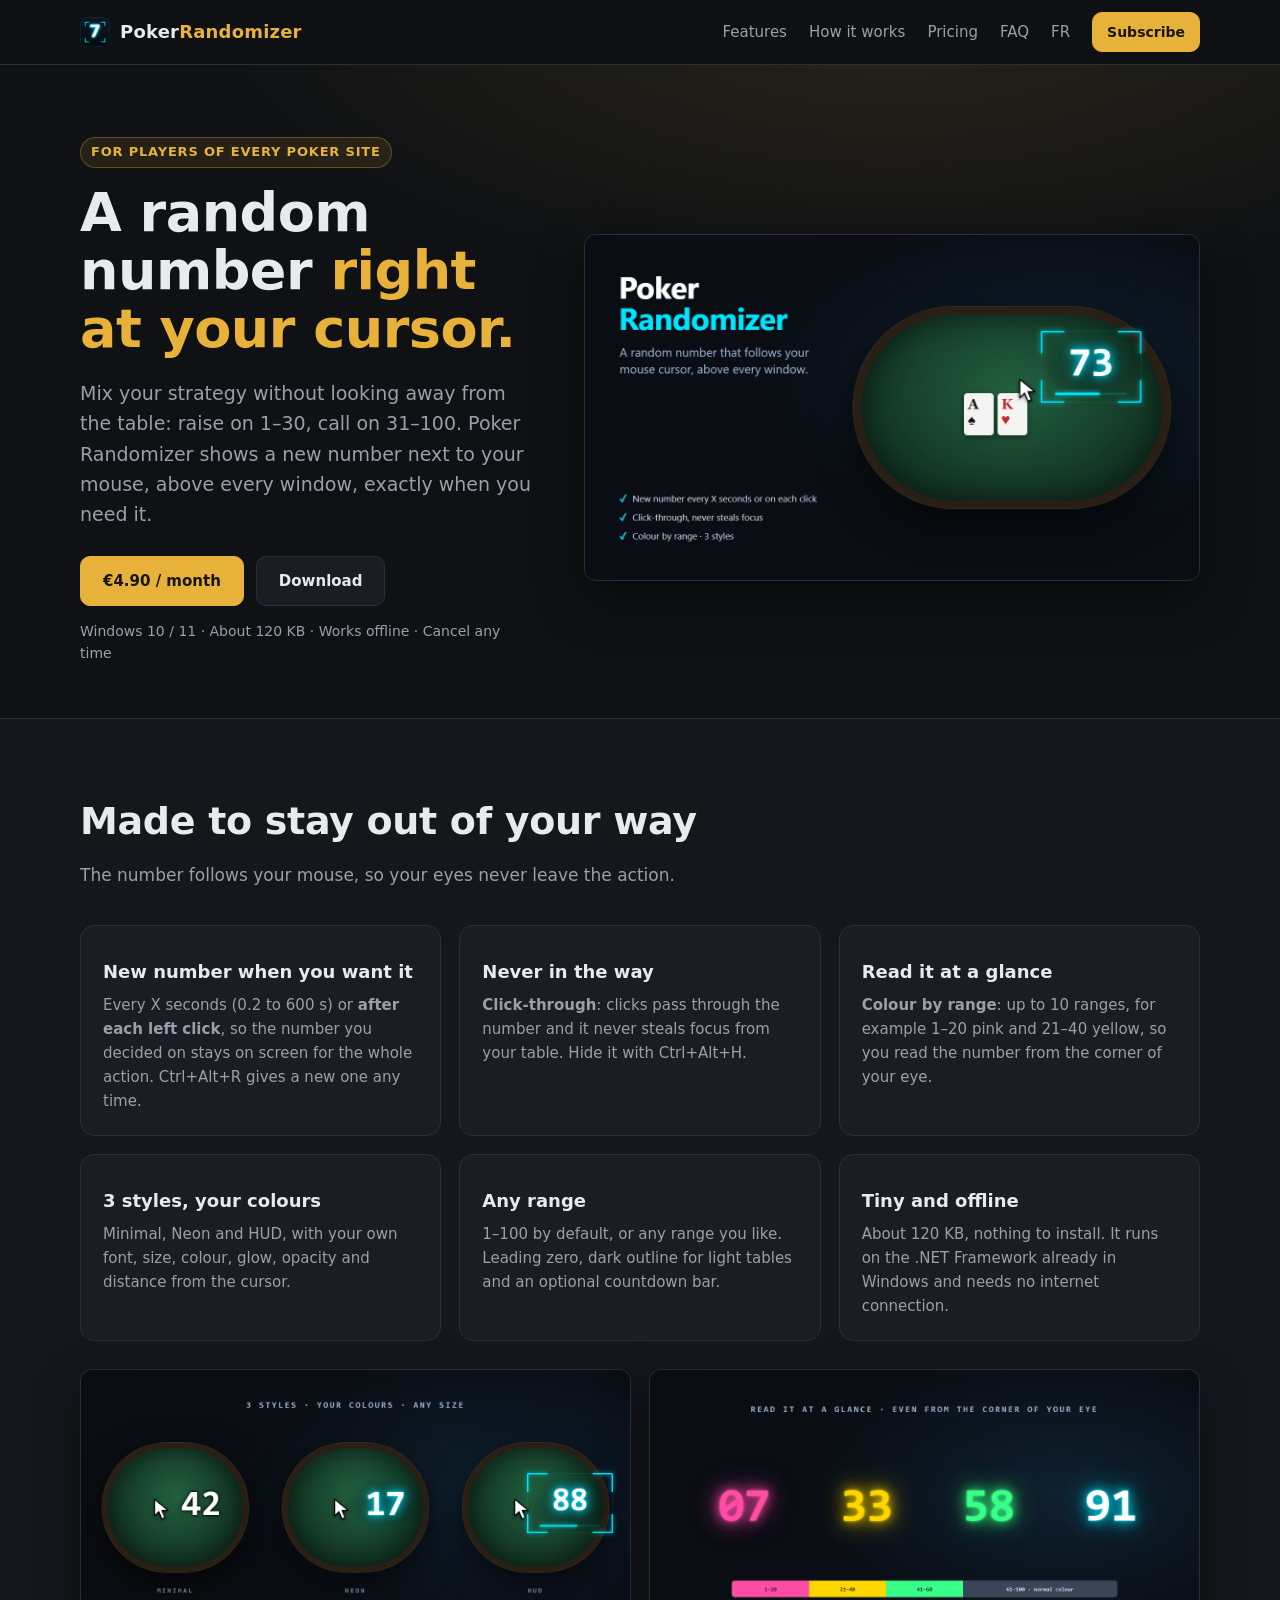
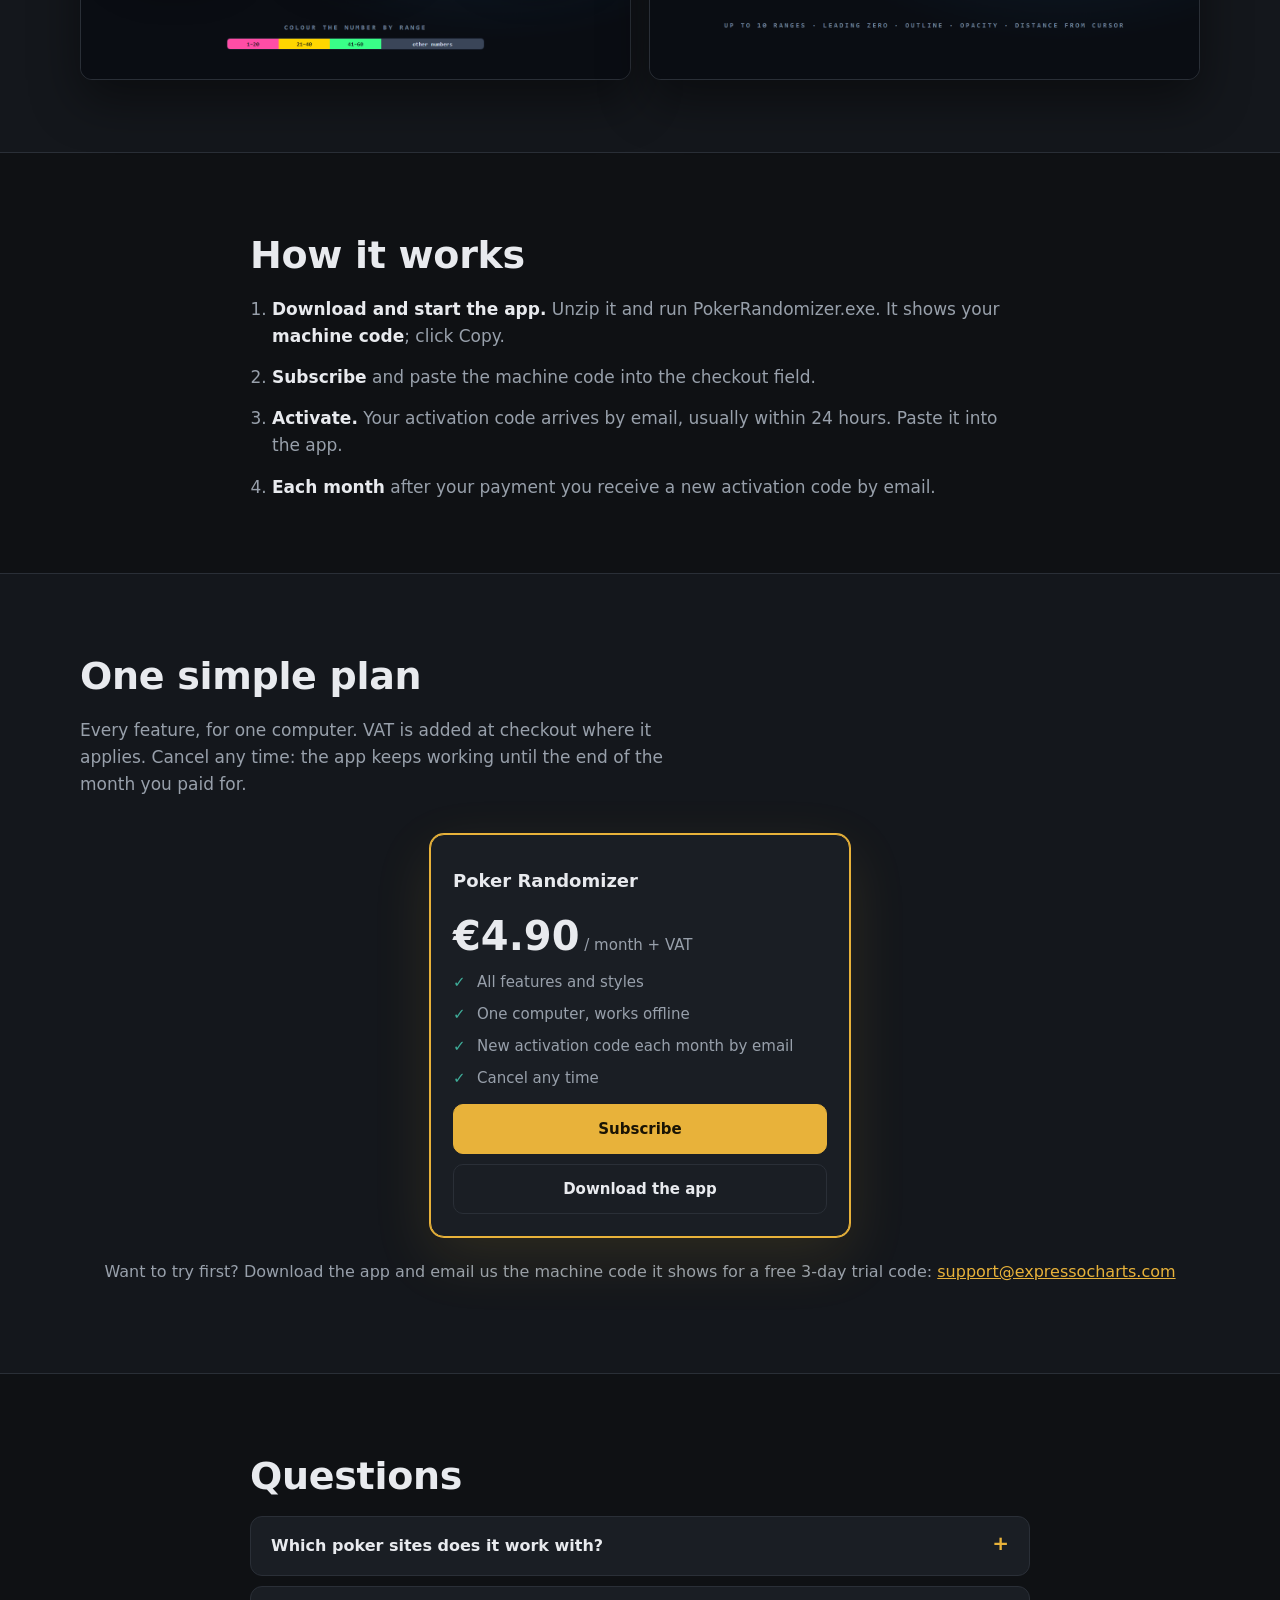
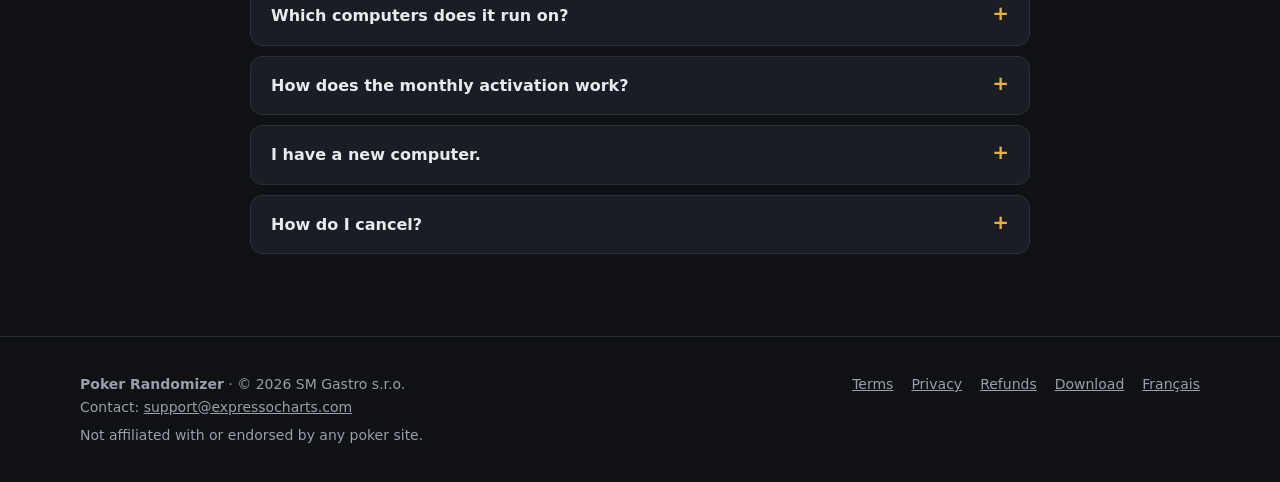
<file: index.html>
<!doctype html>
<html lang="en">
<head>
<meta charset="utf-8">
<meta name="viewport" content="width=device-width, initial-scale=1">
<title>Poker Randomizer · A random number at your cursor for mixed strategies</title>
<meta name="description" content="Poker Randomizer shows a random number next to your mouse cursor, above every window, so you can play mixed strategies without looking away from the table. Windows 10 / 11, €4.90 per month.">
<meta property="og:title" content="Poker Randomizer">
<meta property="og:description" content="A random number at your cursor for mixed strategies.">
<meta property="og:image" content="img/randomizer-1.png">
<link rel="alternate" hreflang="fr" href="fr/index.html">
<link rel="alternate" hreflang="en" href="index.html">
<link rel="icon" href="img/randomizer-icon.png">
<link rel="stylesheet" href="style.css?v=d2d31f3b">
</head>
<body>

<header class="top">
  <div class="wrap">
    <a class="logo" href="#"><img src="img/randomizer-icon.png" alt=""><b>Poker<span>Randomizer</span></b></a>
    <button id="menu-btn" aria-label="Menu">☰</button>
    <nav class="nav">
      <a href="#features">Features</a>
      <a href="#how">How it works</a>
      <a href="#pricing">Pricing</a>
      <a href="#faq">FAQ</a>
      <a href="fr/index.html" lang="fr" title="Version française">FR</a>
      <a class="btn small primary" href="#pricing">Subscribe</a>
    </nav>
  </div>
</header>

<main>
  <section class="hero">
    <div class="wrap">
      <div>
        <span class="eyebrow">For players of every poker site</span>
        <h1>A random number <em>right at your cursor.</em></h1>
        <p class="lead">Mix your strategy without looking away from the table: raise on 1–30, call on 31–100. Poker Randomizer shows a new number next to your mouse, above every window, exactly when you need it.</p>
        <div class="cta">
          <a class="btn primary" href="#pricing">€4.90 / month</a>
          <a class="btn" href="download/PokerRandomizer.zip" download>Download</a>
        </div>
        <p class="hero-note">Windows 10 / 11 · About 120 KB · Works offline · Cancel any time</p>
      </div>
      <div>
        <img class="shot" src="img/randomizer-1.png" alt="Poker Randomizer: a glowing random number next to the mouse cursor over a poker table">
      </div>
    </div>
  </section>

  <section id="features" class="alt">
    <div class="wrap">
      <h2>Made to stay out of your way</h2>
      <p class="section-lead">The number follows your mouse, so your eyes never leave the action.</p>
      <div class="grid3">
        <div class="card">
          <h3>New number when you want it</h3>
          <p>Every X seconds (0.2 to 600 s) or <b>after each left click</b>, so the number you decided on stays on screen for the whole action. Ctrl+Alt+R gives a new one any time.</p>
        </div>
        <div class="card">
          <h3>Never in the way</h3>
          <p><b>Click-through</b>: clicks pass through the number and it never steals focus from your table. Hide it with Ctrl+Alt+H.</p>
        </div>
        <div class="card">
          <h3>Read it at a glance</h3>
          <p><b>Colour by range</b>: up to 10 ranges, for example 1–20 pink and 21–40 yellow, so you read the number from the corner of your eye.</p>
        </div>
        <div class="card">
          <h3>3 styles, your colours</h3>
          <p>Minimal, Neon and HUD, with your own font, size, colour, glow, opacity and distance from the cursor.</p>
        </div>
        <div class="card">
          <h3>Any range</h3>
          <p>1–100 by default, or any range you like. Leading zero, dark outline for light tables and an optional countdown bar.</p>
        </div>
        <div class="card">
          <h3>Tiny and offline</h3>
          <p>About 120 KB, nothing to install. It runs on the .NET Framework already in Windows and needs no internet connection.</p>
        </div>
      </div>
      <div class="shots2">
        <img class="shot" src="img/randomizer-2.png" alt="The three styles Minimal, Neon and HUD, and a colour bar for number ranges">
        <img class="shot" src="img/randomizer-3.png" alt="Numbers coloured by range: 07 pink, 33 yellow, 58 green, 91 white">
      </div>
    </div>
  </section>

  <section id="how">
    <div class="wrap" style="max-width:820px">
      <h2>How it works</h2>
      <ol class="how-list">
        <li><b>Download and start the app.</b> Unzip it and run PokerRandomizer.exe. It shows your <b>machine code</b>; click Copy.</li>
        <li><b>Subscribe</b> and paste the machine code into the checkout field.</li>
        <li><b>Activate.</b> Your activation code arrives by email, usually within 24 hours. Paste it into the app.</li>
        <li><b>Each month</b> after your payment you receive a new activation code by email.</li>
      </ol>
    </div>
  </section>

  <section id="pricing" class="alt">
    <div class="wrap">
      <h2>One simple plan</h2>
      <p class="section-lead">Every feature, for one computer. VAT is added at checkout where it applies. Cancel any time: the app keeps working until the end of the month you paid for.</p>
      <div class="prices one">
        <div class="card price featured">
          <h3>Poker Randomizer</h3>
          <div class="amount">€4.90<small> / month + VAT</small></div>
          <ul>
            <li>All features and styles</li>
            <li>One computer, works offline</li>
            <li>New activation code each month by email</li>
            <li>Cancel any time</li>
          </ul>
          <a class="btn primary" data-plan="randomizer">Subscribe</a>
          <a class="btn" href="download/PokerRandomizer.zip" download>Download the app</a>
        </div>
      </div>
      <p class="trial">Want to try first? Download the app and email us the machine code it shows for a free 3-day trial code: <span data-fill="contactEmail"></span></p>
    </div>
  </section>

  <section id="faq">
    <div class="wrap" style="max-width:820px">
      <h2>Questions</h2>
      <details>
        <summary>Which poker sites does it work with?</summary>
        <p>It works next to any program, because it only draws a number next to your mouse cursor. It does not read the table, your cards or the game, and it never clicks or plays for you. Poker sites set their own rules on third-party software, and some require permission first: always check the rules of the site you play on. You are responsible for how you use it.</p>
      </details>
      <details>
        <summary>Which computers does it run on?</summary>
        <p>Windows 10 and 11. Nothing to install. Windows may show “Windows protected your PC” the first time because the file is not digitally signed: click More info, then Run anyway.</p>
      </details>
      <details>
        <summary>How does the monthly activation work?</summary>
        <p>Each activation code is made for your computer and is valid for the month you paid for, plus a few extra days. After each monthly payment we email you a new code; paste it into the app when it asks for one.</p>
      </details>
      <details>
        <summary>I have a new computer.</summary>
        <p>Email us the machine code from the new computer and we send you a new activation code.</p>
      </details>
      <details>
        <summary>How do I cancel?</summary>
        <p>Any time, from the link in your purchase email. The app keeps working until the end of the month you paid for.</p>
      </details>
    </div>
  </section>
</main>

<footer>
  <div class="wrap">
    <div>
      <div><b>Poker Randomizer</b> · © <span id="year"></span> <span data-fill="sellerName"></span></div>
      <div>Contact: <span data-fill="contactEmail"></span></div>
      <div style="margin-top:6px">Not affiliated with or endorsed by any poker site.</div>
    </div>
    <nav>
      <a href="terms.html">Terms</a>
      <a href="privacy.html">Privacy</a>
      <a href="refund.html">Refunds</a>
      <a href="download/PokerRandomizer.zip" download>Download</a>
      <a href="fr/index.html" lang="fr">Français</a>
    </nav>
  </div>
</footer>

<script src="site.js?v=041022a0"></script>
</body>
</html>
</file>
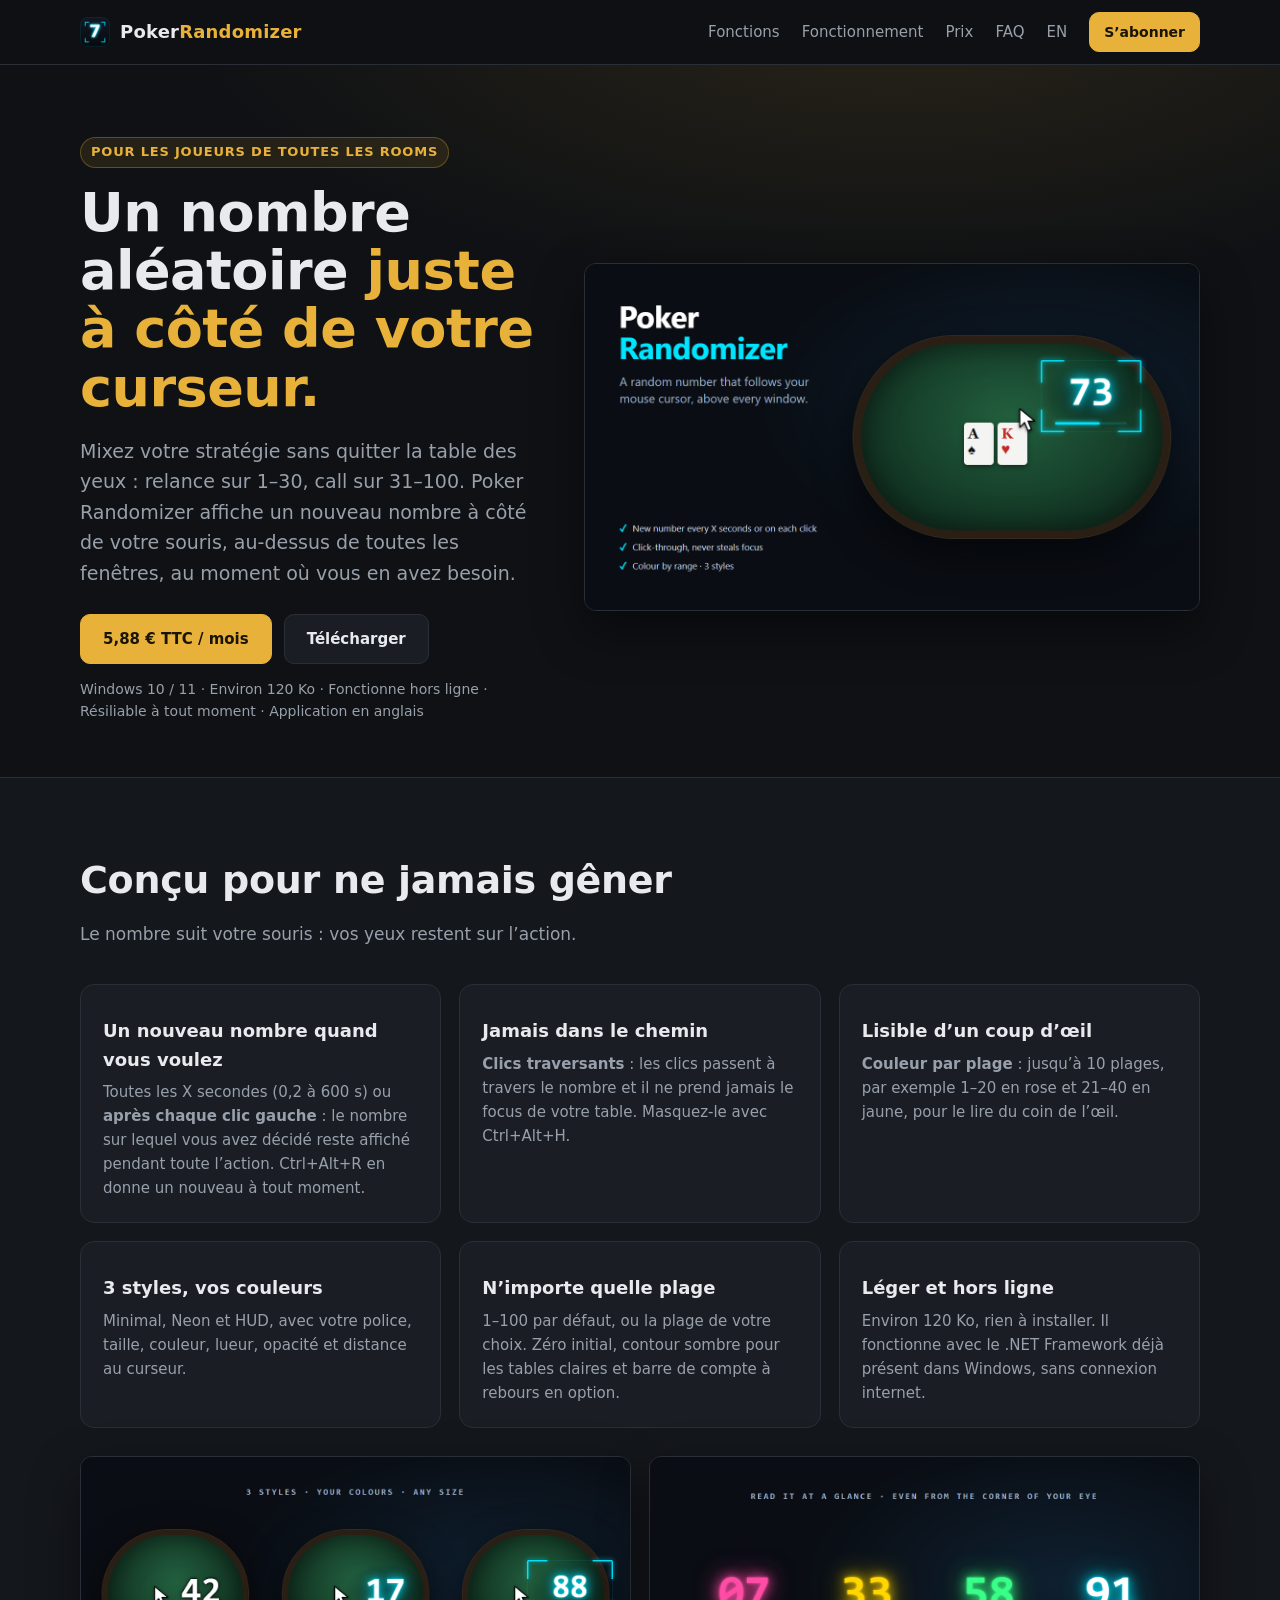
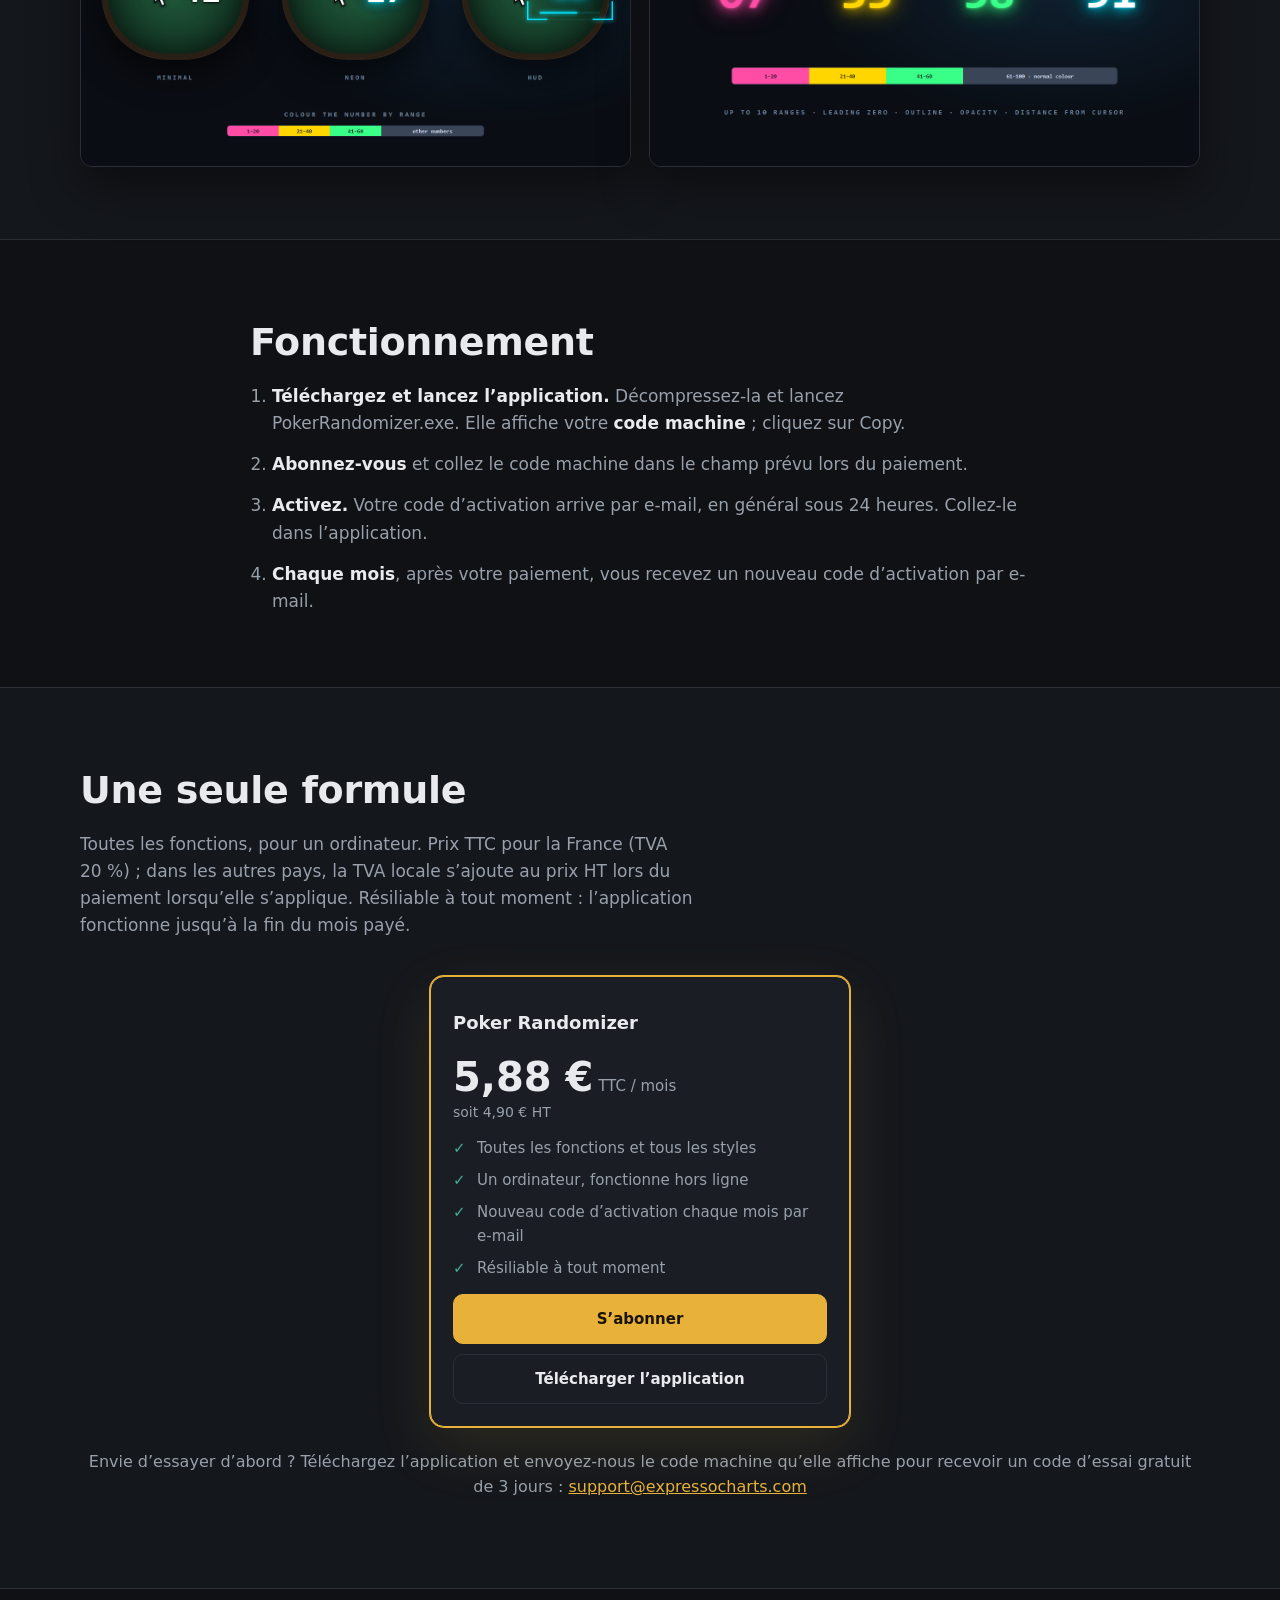
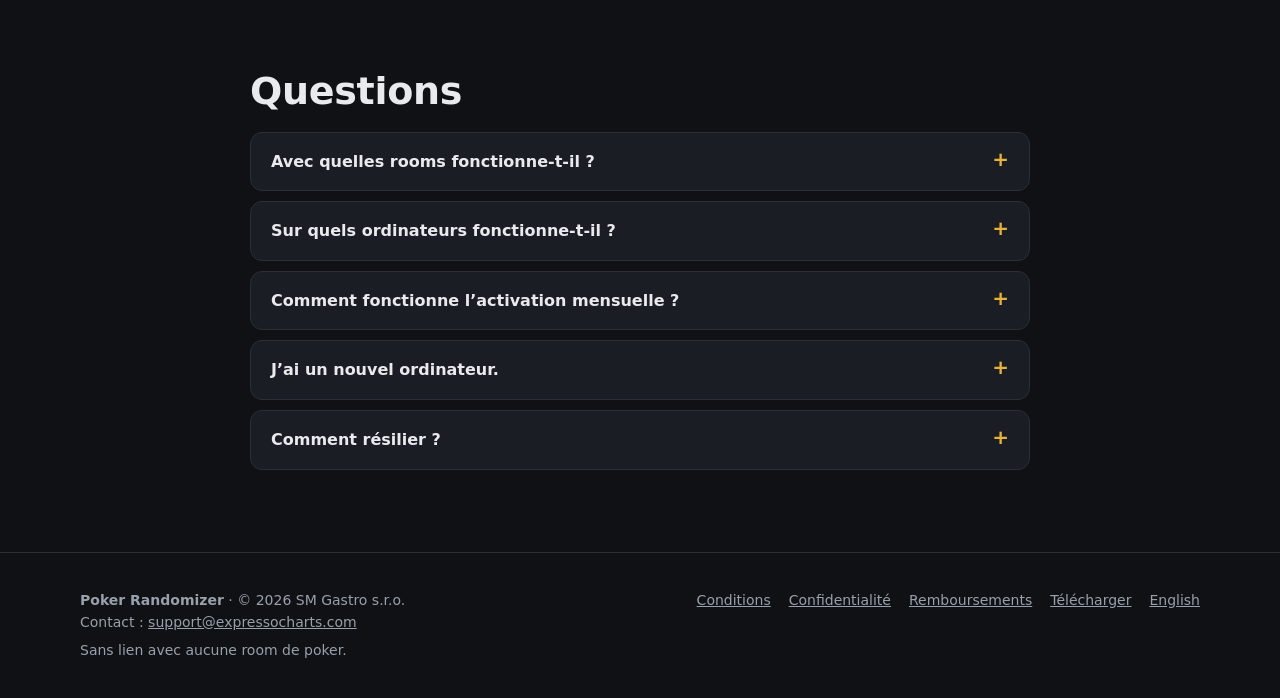
<file: fr/index.html>
<!doctype html>
<html lang="fr">
<head>
<meta charset="utf-8">
<meta name="viewport" content="width=device-width, initial-scale=1">
<title>Poker Randomizer · Un nombre aléatoire à côté de votre curseur</title>
<meta name="description" content="Poker Randomizer affiche un nombre aléatoire à côté du curseur de votre souris, au-dessus de toutes les fenêtres, pour jouer des stratégies mixtes sans quitter la table des yeux. Windows 10 / 11.">
<meta property="og:title" content="Poker Randomizer">
<meta property="og:description" content="Un nombre aléatoire à côté de votre curseur, pour les stratégies mixtes.">
<meta property="og:image" content="../img/randomizer-1.png">
<link rel="alternate" hreflang="en" href="../index.html">
<link rel="alternate" hreflang="fr" href="index.html">
<link rel="icon" href="../img/randomizer-icon.png">
<link rel="stylesheet" href="../style.css?v=d2d31f3b">
</head>
<body>

<header class="top">
  <div class="wrap">
    <a class="logo" href="#"><img src="../img/randomizer-icon.png" alt=""><b>Poker<span>Randomizer</span></b></a>
    <button id="menu-btn" aria-label="Menu">☰</button>
    <nav class="nav">
      <a href="#features">Fonctions</a>
      <a href="#how">Fonctionnement</a>
      <a href="#pricing">Prix</a>
      <a href="#faq">FAQ</a>
      <a href="../index.html" lang="en" title="English version">EN</a>
      <a class="btn small primary" href="#pricing">S’abonner</a>
    </nav>
  </div>
</header>

<main>
  <section class="hero">
    <div class="wrap">
      <div>
        <span class="eyebrow">Pour les joueurs de toutes les rooms</span>
        <h1>Un nombre aléatoire <em>juste à côté de votre curseur.</em></h1>
        <p class="lead">Mixez votre stratégie sans quitter la table des yeux : relance sur 1–30, call sur 31–100. Poker Randomizer affiche un nouveau nombre à côté de votre souris, au-dessus de toutes les fenêtres, au moment où vous en avez besoin.</p>
        <div class="cta">
          <a class="btn primary" href="#pricing">5,88&nbsp;€ TTC / mois</a>
          <a class="btn" href="../download/PokerRandomizer.zip" download>Télécharger</a>
        </div>
        <p class="hero-note">Windows 10 / 11 · Environ 120 Ko · Fonctionne hors ligne · Résiliable à tout moment · Application en anglais</p>
      </div>
      <div>
        <img class="shot" src="../img/randomizer-1.png" alt="Poker Randomizer : un nombre aléatoire lumineux à côté du curseur, au-dessus d’une table de poker">
      </div>
    </div>
  </section>

  <section id="features" class="alt">
    <div class="wrap">
      <h2>Conçu pour ne jamais gêner</h2>
      <p class="section-lead">Le nombre suit votre souris : vos yeux restent sur l’action.</p>
      <div class="grid3">
        <div class="card">
          <h3>Un nouveau nombre quand vous voulez</h3>
          <p>Toutes les X secondes (0,2 à 600 s) ou <b>après chaque clic gauche</b> : le nombre sur lequel vous avez décidé reste affiché pendant toute l’action. Ctrl+Alt+R en donne un nouveau à tout moment.</p>
        </div>
        <div class="card">
          <h3>Jamais dans le chemin</h3>
          <p><b>Clics traversants</b> : les clics passent à travers le nombre et il ne prend jamais le focus de votre table. Masquez-le avec Ctrl+Alt+H.</p>
        </div>
        <div class="card">
          <h3>Lisible d’un coup d’œil</h3>
          <p><b>Couleur par plage</b> : jusqu’à 10 plages, par exemple 1–20 en rose et 21–40 en jaune, pour le lire du coin de l’œil.</p>
        </div>
        <div class="card">
          <h3>3 styles, vos couleurs</h3>
          <p>Minimal, Neon et HUD, avec votre police, taille, couleur, lueur, opacité et distance au curseur.</p>
        </div>
        <div class="card">
          <h3>N’importe quelle plage</h3>
          <p>1–100 par défaut, ou la plage de votre choix. Zéro initial, contour sombre pour les tables claires et barre de compte à rebours en option.</p>
        </div>
        <div class="card">
          <h3>Léger et hors ligne</h3>
          <p>Environ 120 Ko, rien à installer. Il fonctionne avec le .NET Framework déjà présent dans Windows, sans connexion internet.</p>
        </div>
      </div>
      <div class="shots2">
        <img class="shot" src="../img/randomizer-2.png" alt="Les trois styles Minimal, Neon et HUD, et une barre de couleurs par plage de nombres">
        <img class="shot" src="../img/randomizer-3.png" alt="Nombres colorés par plage : 07 en rose, 33 en jaune, 58 en vert, 91 en blanc">
      </div>
    </div>
  </section>

  <section id="how">
    <div class="wrap" style="max-width:820px">
      <h2>Fonctionnement</h2>
      <ol class="how-list">
        <li><b>Téléchargez et lancez l’application.</b> Décompressez-la et lancez PokerRandomizer.exe. Elle affiche votre <b>code machine</b> ; cliquez sur Copy.</li>
        <li><b>Abonnez-vous</b> et collez le code machine dans le champ prévu lors du paiement.</li>
        <li><b>Activez.</b> Votre code d’activation arrive par e-mail, en général sous 24 heures. Collez-le dans l’application.</li>
        <li><b>Chaque mois</b>, après votre paiement, vous recevez un nouveau code d’activation par e-mail.</li>
      </ol>
    </div>
  </section>

  <section id="pricing" class="alt">
    <div class="wrap">
      <h2>Une seule formule</h2>
      <p class="section-lead">Toutes les fonctions, pour un ordinateur. Prix TTC pour la France (TVA 20&nbsp;%)&nbsp;; dans les autres pays, la TVA locale s’ajoute au prix HT lors du paiement lorsqu’elle s’applique. Résiliable à tout moment : l’application fonctionne jusqu’à la fin du mois payé.</p>
      <div class="prices one">
        <div class="card price featured">
          <h3>Poker Randomizer</h3>
          <div class="amount">5,88&nbsp;€<small> TTC / mois</small></div>
          <div class="amount-ht">soit 4,90&nbsp;€ HT</div>
          <ul>
            <li>Toutes les fonctions et tous les styles</li>
            <li>Un ordinateur, fonctionne hors ligne</li>
            <li>Nouveau code d’activation chaque mois par e-mail</li>
            <li>Résiliable à tout moment</li>
          </ul>
          <a class="btn primary" data-plan="randomizer">S’abonner</a>
          <a class="btn" href="../download/PokerRandomizer.zip" download>Télécharger l’application</a>
        </div>
      </div>
      <p class="trial">Envie d’essayer d’abord ? Téléchargez l’application et envoyez-nous le code machine qu’elle affiche pour recevoir un code d’essai gratuit de 3 jours : <span data-fill="contactEmail"></span></p>
    </div>
  </section>

  <section id="faq">
    <div class="wrap" style="max-width:820px">
      <h2>Questions</h2>
      <details>
        <summary>Avec quelles rooms fonctionne-t-il ?</summary>
        <p>Il fonctionne à côté de n’importe quel programme, car il affiche seulement un nombre à côté du curseur. Il ne lit ni la table, ni vos cartes, ni le jeu, et ne clique ni ne joue jamais à votre place. Les rooms fixent leurs propres règles sur les logiciels tiers, et certaines demandent une autorisation préalable : vérifiez toujours les règles de la room où vous jouez. Vous êtes responsable de l’usage que vous en faites.</p>
      </details>
      <details>
        <summary>Sur quels ordinateurs fonctionne-t-il ?</summary>
        <p>Windows 10 et 11. Rien à installer. Au premier lancement, Windows peut afficher « Windows a protégé votre ordinateur », car le fichier n’est pas signé numériquement : cliquez sur Informations complémentaires, puis Exécuter quand même.</p>
      </details>
      <details>
        <summary>Comment fonctionne l’activation mensuelle ?</summary>
        <p>Chaque code d’activation est créé pour votre ordinateur et vaut pour le mois payé, plus quelques jours. Après chaque paiement mensuel, nous vous envoyons un nouveau code par e-mail ; collez-le dans l’application quand elle le demande.</p>
      </details>
      <details>
        <summary>J’ai un nouvel ordinateur.</summary>
        <p>Envoyez-nous le code machine du nouvel ordinateur et nous vous envoyons un nouveau code d’activation.</p>
      </details>
      <details>
        <summary>Comment résilier ?</summary>
        <p>À tout moment, depuis le lien de votre e-mail d’achat. L’application fonctionne jusqu’à la fin du mois payé.</p>
      </details>
    </div>
  </section>
</main>

<footer>
  <div class="wrap">
    <div>
      <div><b>Poker Randomizer</b> · © <span id="year"></span> <span data-fill="sellerName"></span></div>
      <div>Contact : <span data-fill="contactEmail"></span></div>
      <div style="margin-top:6px">Sans lien avec aucune room de poker.</div>
    </div>
    <nav>
      <a href="terms.html">Conditions</a>
      <a href="privacy.html">Confidentialité</a>
      <a href="refund.html">Remboursements</a>
      <a href="../download/PokerRandomizer.zip" download>Télécharger</a>
      <a href="../index.html" lang="en">English</a>
    </nav>
  </div>
</footer>

<script src="../site.js?v=041022a0"></script>
</body>
</html>
</file>
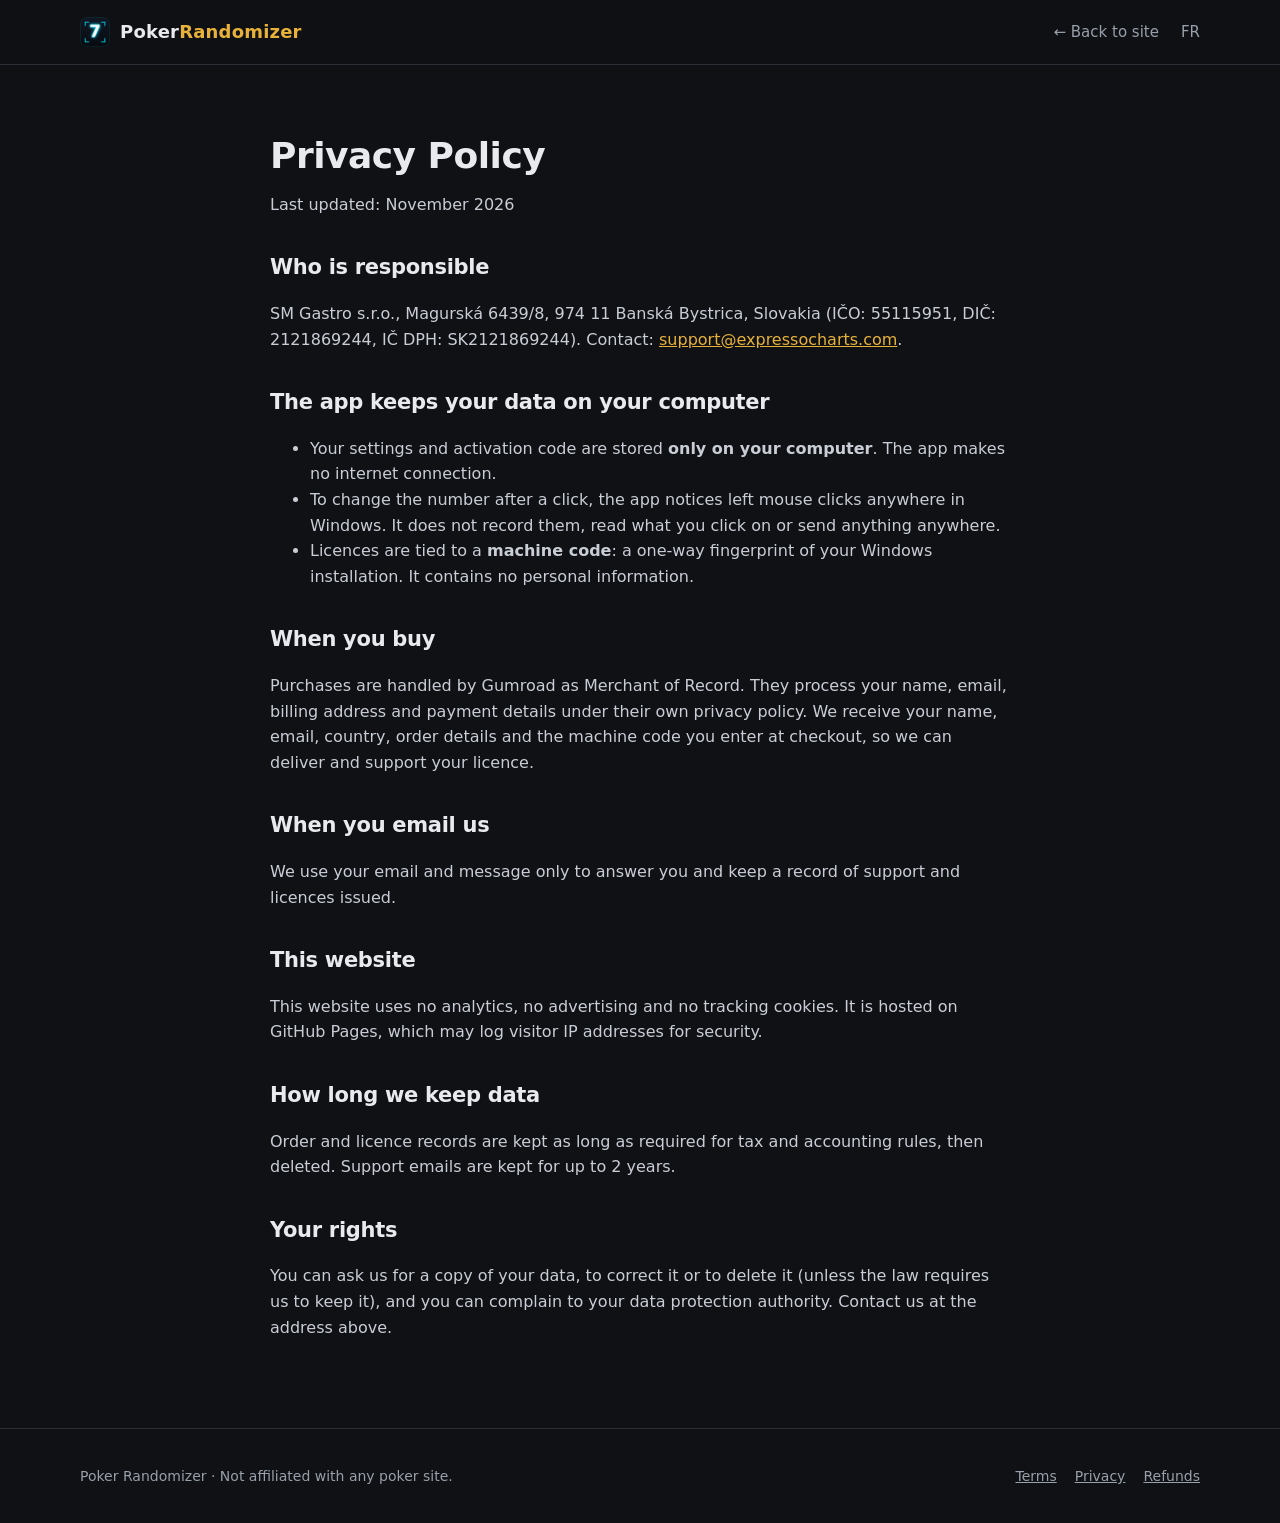
<file: privacy.html>
<!doctype html>
<html lang="en">
<head>
<meta charset="utf-8">
<meta name="viewport" content="width=device-width, initial-scale=1">
<title>Privacy Policy · Poker Randomizer</title>
<link rel="icon" href="img/randomizer-icon.png">
<link rel="stylesheet" href="style.css?v=d2d31f3b">
</head>
<body>
<header class="top"><div class="wrap"><a class="logo" href="index.html"><img src="img/randomizer-icon.png" alt=""><b>Poker<span>Randomizer</span></b></a><nav class="nav" style="display:flex"><a href="index.html">← Back to site</a><a href="fr/privacy.html" lang="fr">FR</a></nav></div></header>
<main class="wrap legal">
  <h1>Privacy Policy</h1>
  <p class="muted">Last updated: November 2026</p>

  <h2>Who is responsible</h2>
  <p><span data-fill="sellerName"></span>, <span data-fill="sellerAddress"></span> (<span data-fill="sellerIds"></span>). Contact: <span data-fill="contactEmail"></span>.</p>

  <h2>The app keeps your data on your computer</h2>
  <ul>
    <li>Your settings and activation code are stored <b>only on your computer</b>. The app makes no internet connection.</li>
    <li>To change the number after a click, the app notices left mouse clicks anywhere in Windows. It does not record them, read what you click on or send anything anywhere.</li>
    <li>Licences are tied to a <b>machine code</b>: a one-way fingerprint of your Windows installation. It contains no personal information.</li>
  </ul>

  <h2>When you buy</h2>
  <p>Purchases are handled by Gumroad as Merchant of Record. They process your name, email, billing address and payment details under their own privacy policy. We receive your name, email, country, order details and the machine code you enter at checkout, so we can deliver and support your licence.</p>

  <h2>When you email us</h2>
  <p>We use your email and message only to answer you and keep a record of support and licences issued.</p>

  <h2>This website</h2>
  <p>This website uses no analytics, no advertising and no tracking cookies. It is hosted on GitHub Pages, which may log visitor IP addresses for security.</p>

  <h2>How long we keep data</h2>
  <p>Order and licence records are kept as long as required for tax and accounting rules, then deleted. Support emails are kept for up to 2 years.</p>

  <h2>Your rights</h2>
  <p>You can ask us for a copy of your data, to correct it or to delete it (unless the law requires us to keep it), and you can complain to your data protection authority. Contact us at the address above.</p>
</main>
<footer><div class="wrap"><div>Poker Randomizer · Not affiliated with any poker site.</div><nav><a href="terms.html">Terms</a><a href="privacy.html">Privacy</a><a href="refund.html">Refunds</a></nav></div></footer>
<script src="site.js?v=041022a0"></script>
</body>
</html>
</file>
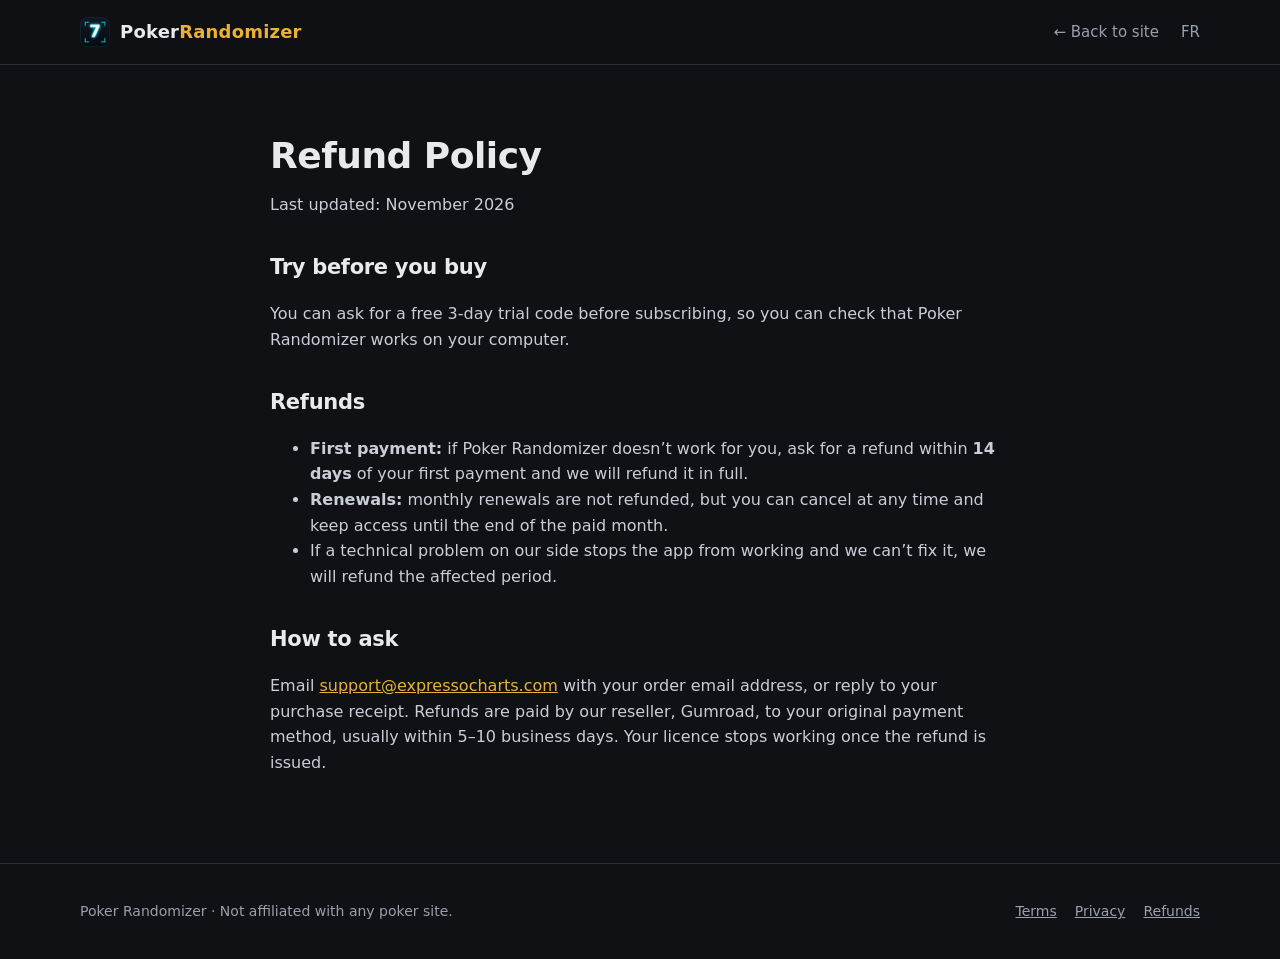
<file: refund.html>
<!doctype html>
<html lang="en">
<head>
<meta charset="utf-8">
<meta name="viewport" content="width=device-width, initial-scale=1">
<title>Refund Policy · Poker Randomizer</title>
<link rel="icon" href="img/randomizer-icon.png">
<link rel="stylesheet" href="style.css?v=d2d31f3b">
</head>
<body>
<header class="top"><div class="wrap"><a class="logo" href="index.html"><img src="img/randomizer-icon.png" alt=""><b>Poker<span>Randomizer</span></b></a><nav class="nav" style="display:flex"><a href="index.html">← Back to site</a><a href="fr/refund.html" lang="fr">FR</a></nav></div></header>
<main class="wrap legal">
  <h1>Refund Policy</h1>
  <p class="muted">Last updated: November 2026</p>

  <h2>Try before you buy</h2>
  <p>You can ask for a free 3-day trial code before subscribing, so you can check that Poker Randomizer works on your computer.</p>

  <h2>Refunds</h2>
  <ul>
    <li><b>First payment:</b> if Poker Randomizer doesn’t work for you, ask for a refund within <b>14 days</b> of your first payment and we will refund it in full.</li>
    <li><b>Renewals:</b> monthly renewals are not refunded, but you can cancel at any time and keep access until the end of the paid month.</li>
    <li>If a technical problem on our side stops the app from working and we can’t fix it, we will refund the affected period.</li>
  </ul>

  <h2>How to ask</h2>
  <p>Email <span data-fill="contactEmail"></span> with your order email address, or reply to your purchase receipt. Refunds are paid by our reseller, Gumroad, to your original payment method, usually within 5–10 business days. Your licence stops working once the refund is issued.</p>
</main>
<footer><div class="wrap"><div>Poker Randomizer · Not affiliated with any poker site.</div><nav><a href="terms.html">Terms</a><a href="privacy.html">Privacy</a><a href="refund.html">Refunds</a></nav></div></footer>
<script src="site.js?v=041022a0"></script>
</body>
</html>
</file>
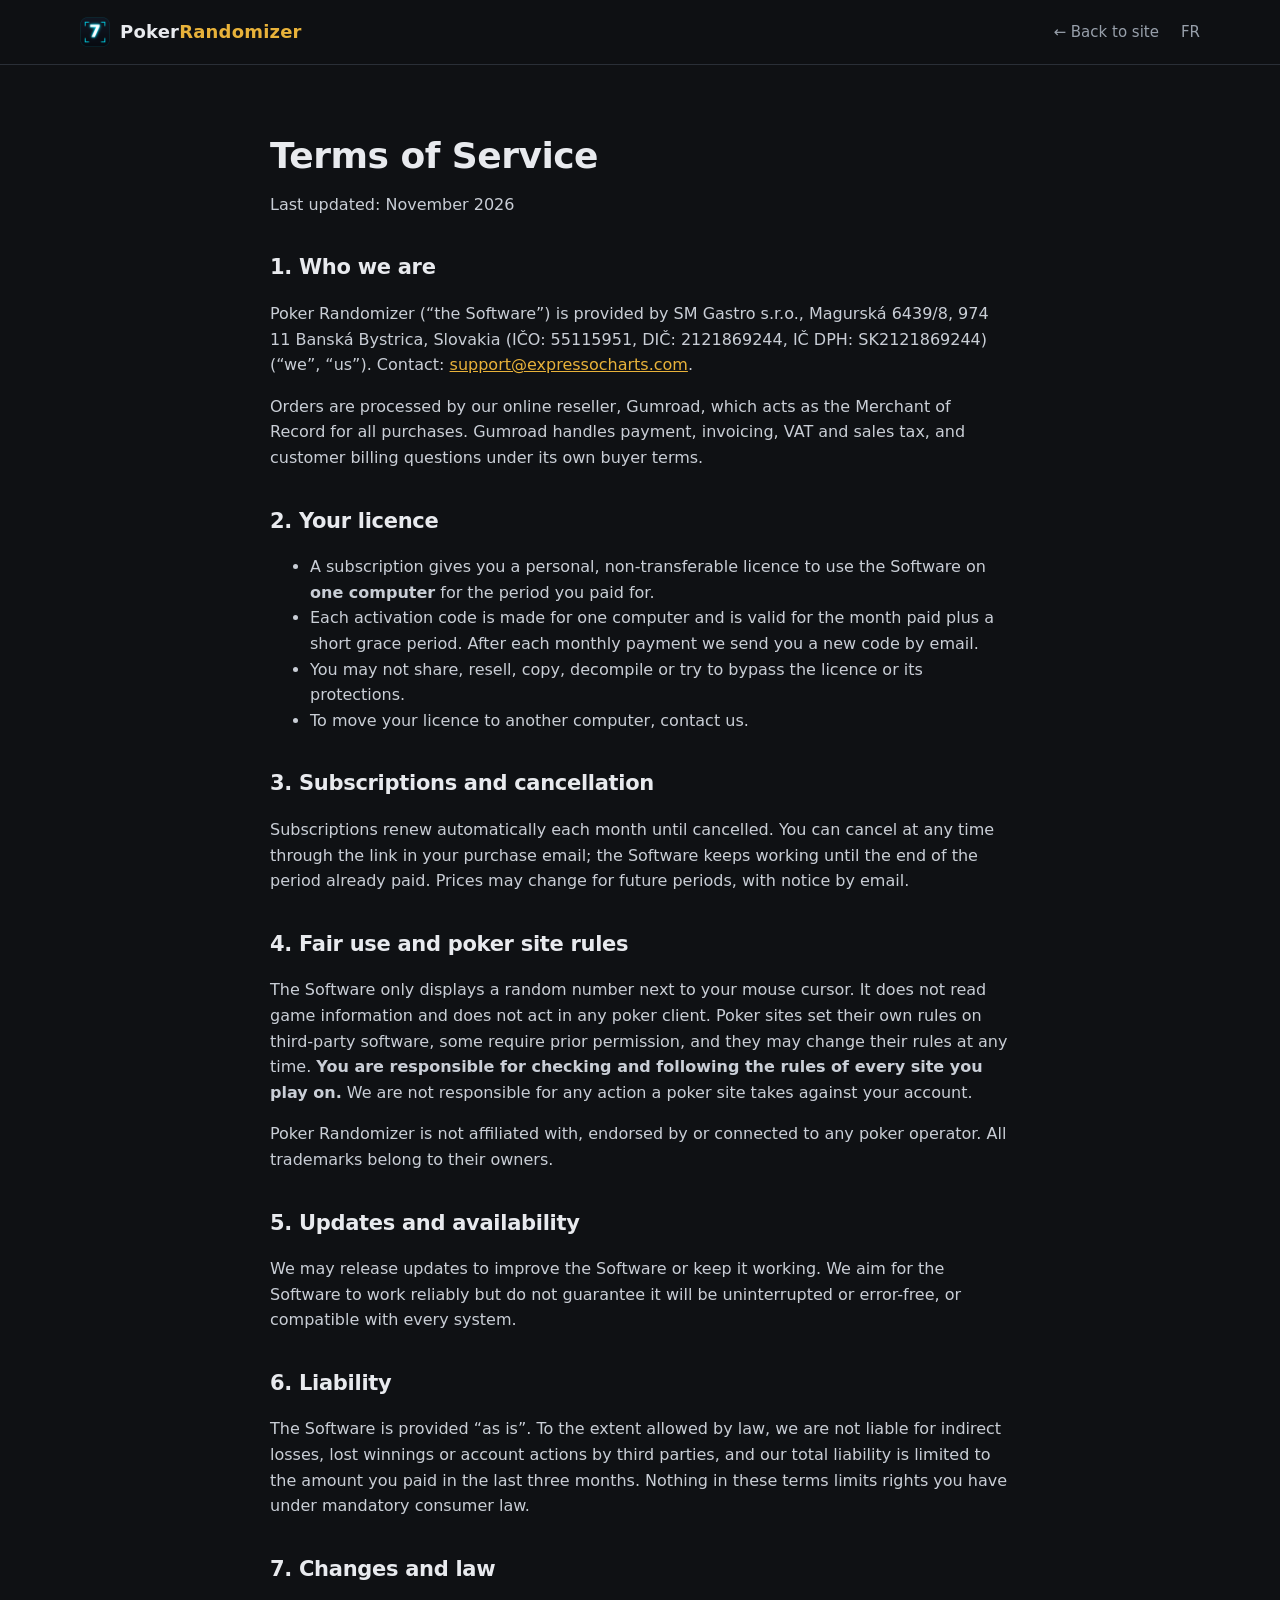
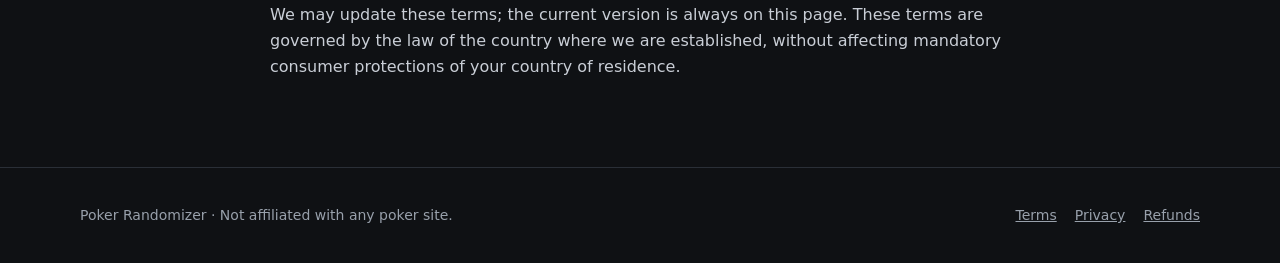
<file: terms.html>
<!doctype html>
<html lang="en">
<head>
<meta charset="utf-8">
<meta name="viewport" content="width=device-width, initial-scale=1">
<title>Terms of Service · Poker Randomizer</title>
<link rel="icon" href="img/randomizer-icon.png">
<link rel="stylesheet" href="style.css?v=d2d31f3b">
</head>
<body>
<header class="top"><div class="wrap"><a class="logo" href="index.html"><img src="img/randomizer-icon.png" alt=""><b>Poker<span>Randomizer</span></b></a><nav class="nav" style="display:flex"><a href="index.html">← Back to site</a><a href="fr/terms.html" lang="fr">FR</a></nav></div></header>
<main class="wrap legal">
  <h1>Terms of Service</h1>
  <p class="muted">Last updated: November 2026</p>

  <h2>1. Who we are</h2>
  <p>Poker Randomizer (“the Software”) is provided by <span data-fill="sellerName"></span>, <span data-fill="sellerAddress"></span> (<span data-fill="sellerIds"></span>) (“we”, “us”). Contact: <span data-fill="contactEmail"></span>.</p>
  <p>Orders are processed by our online reseller, Gumroad, which acts as the Merchant of Record for all purchases. Gumroad handles payment, invoicing, VAT and sales tax, and customer billing questions under its own buyer terms.</p>

  <h2>2. Your licence</h2>
  <ul>
    <li>A subscription gives you a personal, non-transferable licence to use the Software on <b>one computer</b> for the period you paid for.</li>
    <li>Each activation code is made for one computer and is valid for the month paid plus a short grace period. After each monthly payment we send you a new code by email.</li>
    <li>You may not share, resell, copy, decompile or try to bypass the licence or its protections.</li>
    <li>To move your licence to another computer, contact us.</li>
  </ul>

  <h2>3. Subscriptions and cancellation</h2>
  <p>Subscriptions renew automatically each month until cancelled. You can cancel at any time through the link in your purchase email; the Software keeps working until the end of the period already paid. Prices may change for future periods, with notice by email.</p>

  <h2>4. Fair use and poker site rules</h2>
  <p>The Software only displays a random number next to your mouse cursor. It does not read game information and does not act in any poker client. Poker sites set their own rules on third-party software, some require prior permission, and they may change their rules at any time. <b>You are responsible for checking and following the rules of every site you play on.</b> We are not responsible for any action a poker site takes against your account.</p>
  <p>Poker Randomizer is not affiliated with, endorsed by or connected to any poker operator. All trademarks belong to their owners.</p>

  <h2>5. Updates and availability</h2>
  <p>We may release updates to improve the Software or keep it working. We aim for the Software to work reliably but do not guarantee it will be uninterrupted or error-free, or compatible with every system.</p>

  <h2>6. Liability</h2>
  <p>The Software is provided “as is”. To the extent allowed by law, we are not liable for indirect losses, lost winnings or account actions by third parties, and our total liability is limited to the amount you paid in the last three months. Nothing in these terms limits rights you have under mandatory consumer law.</p>

  <h2>7. Changes and law</h2>
  <p>We may update these terms; the current version is always on this page. These terms are governed by the law of the country where we are established, without affecting mandatory consumer protections of your country of residence.</p>
</main>
<footer><div class="wrap"><div>Poker Randomizer · Not affiliated with any poker site.</div><nav><a href="terms.html">Terms</a><a href="privacy.html">Privacy</a><a href="refund.html">Refunds</a></nav></div></footer>
<script src="site.js?v=041022a0"></script>
</body>
</html>
</file>
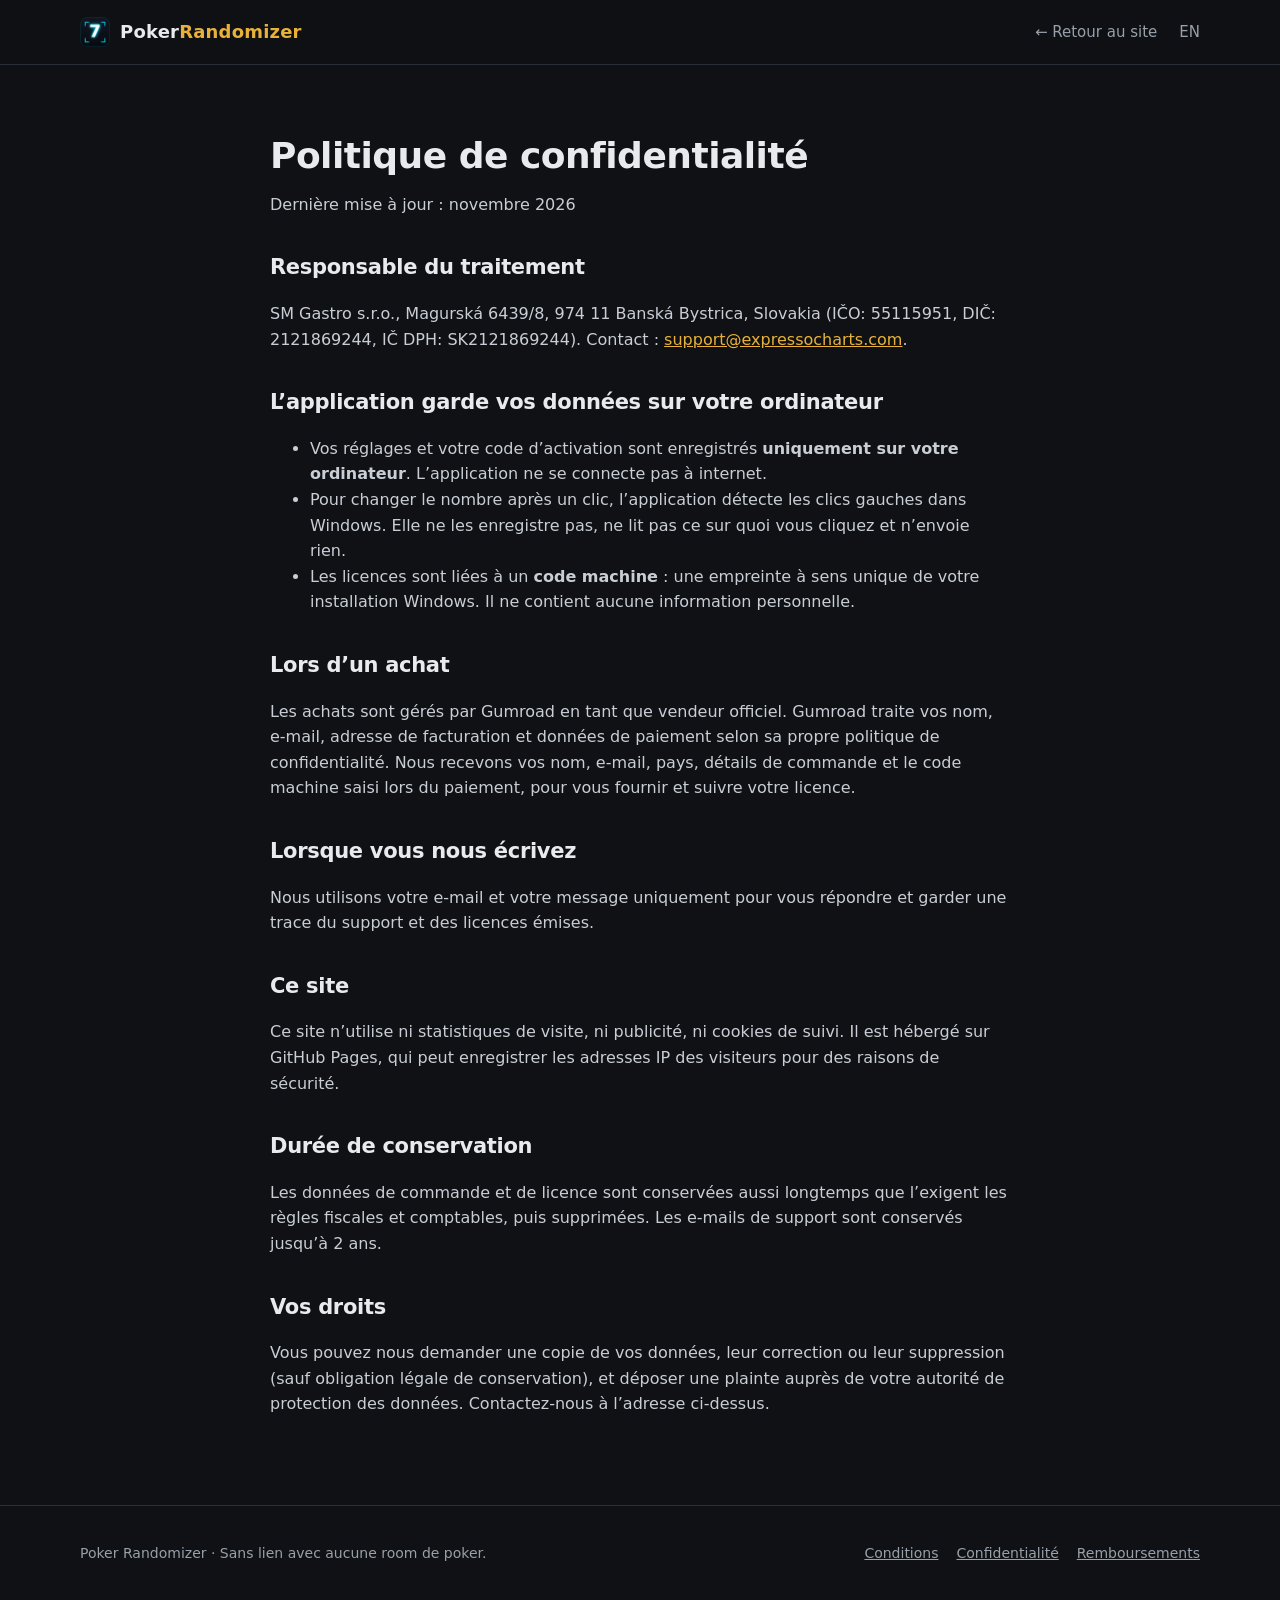
<file: fr/privacy.html>
<!doctype html>
<html lang="fr">
<head>
<meta charset="utf-8">
<meta name="viewport" content="width=device-width, initial-scale=1">
<title>Politique de confidentialité · Poker Randomizer</title>
<link rel="icon" href="../img/randomizer-icon.png">
<link rel="stylesheet" href="../style.css?v=d2d31f3b">
</head>
<body>
<header class="top"><div class="wrap"><a class="logo" href="index.html"><img src="../img/randomizer-icon.png" alt=""><b>Poker<span>Randomizer</span></b></a><nav class="nav" style="display:flex"><a href="index.html">← Retour au site</a><a href="../privacy.html" lang="en">EN</a></nav></div></header>
<main class="wrap legal">
  <h1>Politique de confidentialité</h1>
  <p class="muted">Dernière mise à jour : novembre 2026</p>

  <h2>Responsable du traitement</h2>
  <p><span data-fill="sellerName"></span>, <span data-fill="sellerAddress"></span> (<span data-fill="sellerIds"></span>). Contact : <span data-fill="contactEmail"></span>.</p>

  <h2>L’application garde vos données sur votre ordinateur</h2>
  <ul>
    <li>Vos réglages et votre code d’activation sont enregistrés <b>uniquement sur votre ordinateur</b>. L’application ne se connecte pas à internet.</li>
    <li>Pour changer le nombre après un clic, l’application détecte les clics gauches dans Windows. Elle ne les enregistre pas, ne lit pas ce sur quoi vous cliquez et n’envoie rien.</li>
    <li>Les licences sont liées à un <b>code machine</b> : une empreinte à sens unique de votre installation Windows. Il ne contient aucune information personnelle.</li>
  </ul>

  <h2>Lors d’un achat</h2>
  <p>Les achats sont gérés par Gumroad en tant que vendeur officiel. Gumroad traite vos nom, e-mail, adresse de facturation et données de paiement selon sa propre politique de confidentialité. Nous recevons vos nom, e-mail, pays, détails de commande et le code machine saisi lors du paiement, pour vous fournir et suivre votre licence.</p>

  <h2>Lorsque vous nous écrivez</h2>
  <p>Nous utilisons votre e-mail et votre message uniquement pour vous répondre et garder une trace du support et des licences émises.</p>

  <h2>Ce site</h2>
  <p>Ce site n’utilise ni statistiques de visite, ni publicité, ni cookies de suivi. Il est hébergé sur GitHub Pages, qui peut enregistrer les adresses IP des visiteurs pour des raisons de sécurité.</p>

  <h2>Durée de conservation</h2>
  <p>Les données de commande et de licence sont conservées aussi longtemps que l’exigent les règles fiscales et comptables, puis supprimées. Les e-mails de support sont conservés jusqu’à 2 ans.</p>

  <h2>Vos droits</h2>
  <p>Vous pouvez nous demander une copie de vos données, leur correction ou leur suppression (sauf obligation légale de conservation), et déposer une plainte auprès de votre autorité de protection des données. Contactez-nous à l’adresse ci-dessus.</p>
</main>
<footer><div class="wrap"><div>Poker Randomizer · Sans lien avec aucune room de poker.</div><nav><a href="terms.html">Conditions</a><a href="privacy.html">Confidentialité</a><a href="refund.html">Remboursements</a></nav></div></footer>
<script src="../site.js?v=041022a0"></script>
</body>
</html>
</file>
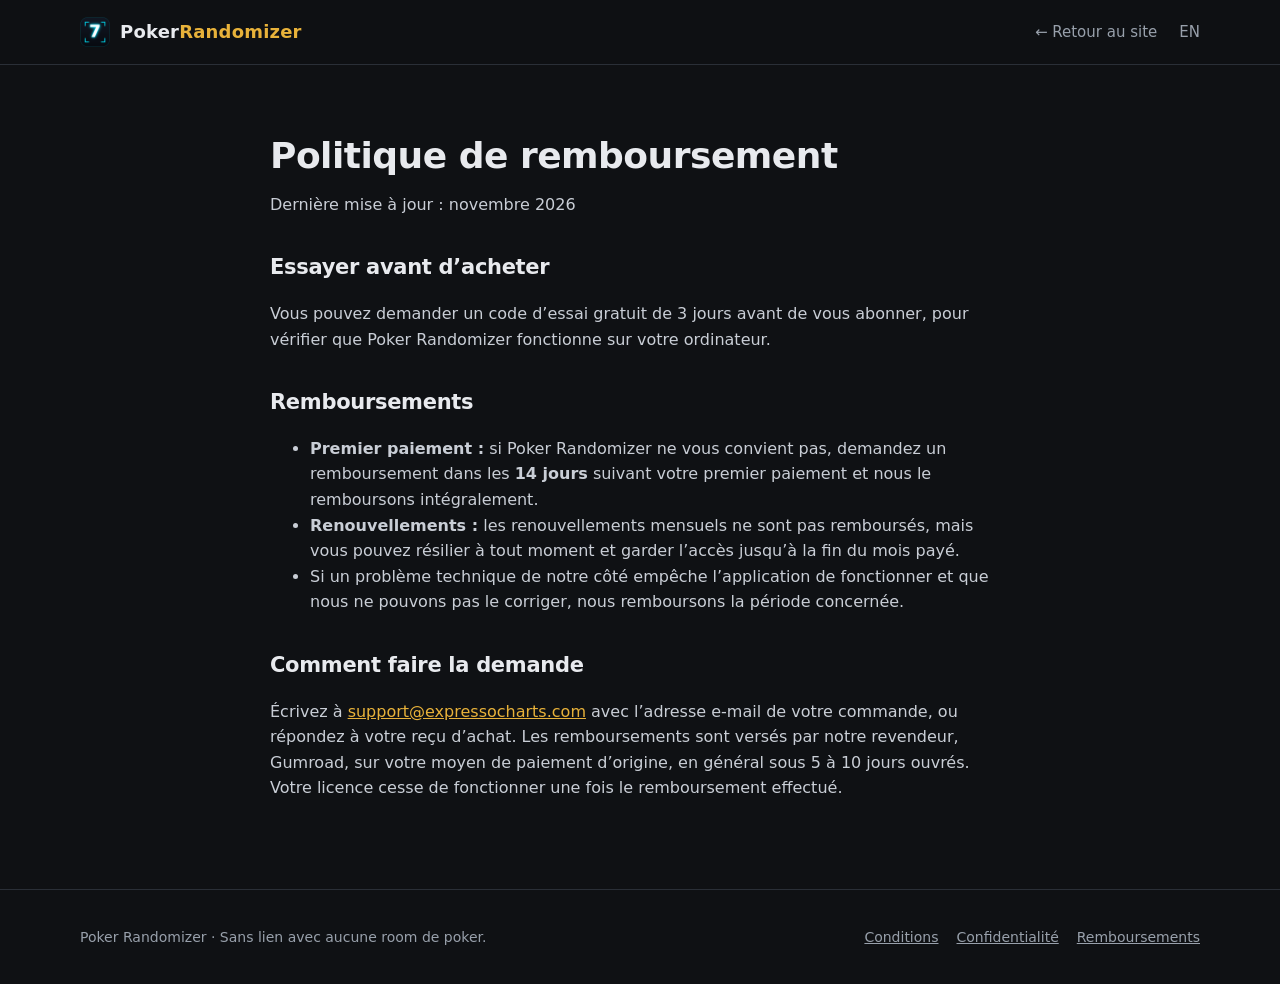
<file: fr/refund.html>
<!doctype html>
<html lang="fr">
<head>
<meta charset="utf-8">
<meta name="viewport" content="width=device-width, initial-scale=1">
<title>Politique de remboursement · Poker Randomizer</title>
<link rel="icon" href="../img/randomizer-icon.png">
<link rel="stylesheet" href="../style.css?v=d2d31f3b">
</head>
<body>
<header class="top"><div class="wrap"><a class="logo" href="index.html"><img src="../img/randomizer-icon.png" alt=""><b>Poker<span>Randomizer</span></b></a><nav class="nav" style="display:flex"><a href="index.html">← Retour au site</a><a href="../refund.html" lang="en">EN</a></nav></div></header>
<main class="wrap legal">
  <h1>Politique de remboursement</h1>
  <p class="muted">Dernière mise à jour : novembre 2026</p>

  <h2>Essayer avant d’acheter</h2>
  <p>Vous pouvez demander un code d’essai gratuit de 3 jours avant de vous abonner, pour vérifier que Poker Randomizer fonctionne sur votre ordinateur.</p>

  <h2>Remboursements</h2>
  <ul>
    <li><b>Premier paiement :</b> si Poker Randomizer ne vous convient pas, demandez un remboursement dans les <b>14 jours</b> suivant votre premier paiement et nous le remboursons intégralement.</li>
    <li><b>Renouvellements :</b> les renouvellements mensuels ne sont pas remboursés, mais vous pouvez résilier à tout moment et garder l’accès jusqu’à la fin du mois payé.</li>
    <li>Si un problème technique de notre côté empêche l’application de fonctionner et que nous ne pouvons pas le corriger, nous remboursons la période concernée.</li>
  </ul>

  <h2>Comment faire la demande</h2>
  <p>Écrivez à <span data-fill="contactEmail"></span> avec l’adresse e-mail de votre commande, ou répondez à votre reçu d’achat. Les remboursements sont versés par notre revendeur, Gumroad, sur votre moyen de paiement d’origine, en général sous 5 à 10 jours ouvrés. Votre licence cesse de fonctionner une fois le remboursement effectué.</p>
</main>
<footer><div class="wrap"><div>Poker Randomizer · Sans lien avec aucune room de poker.</div><nav><a href="terms.html">Conditions</a><a href="privacy.html">Confidentialité</a><a href="refund.html">Remboursements</a></nav></div></footer>
<script src="../site.js?v=041022a0"></script>
</body>
</html>
</file>
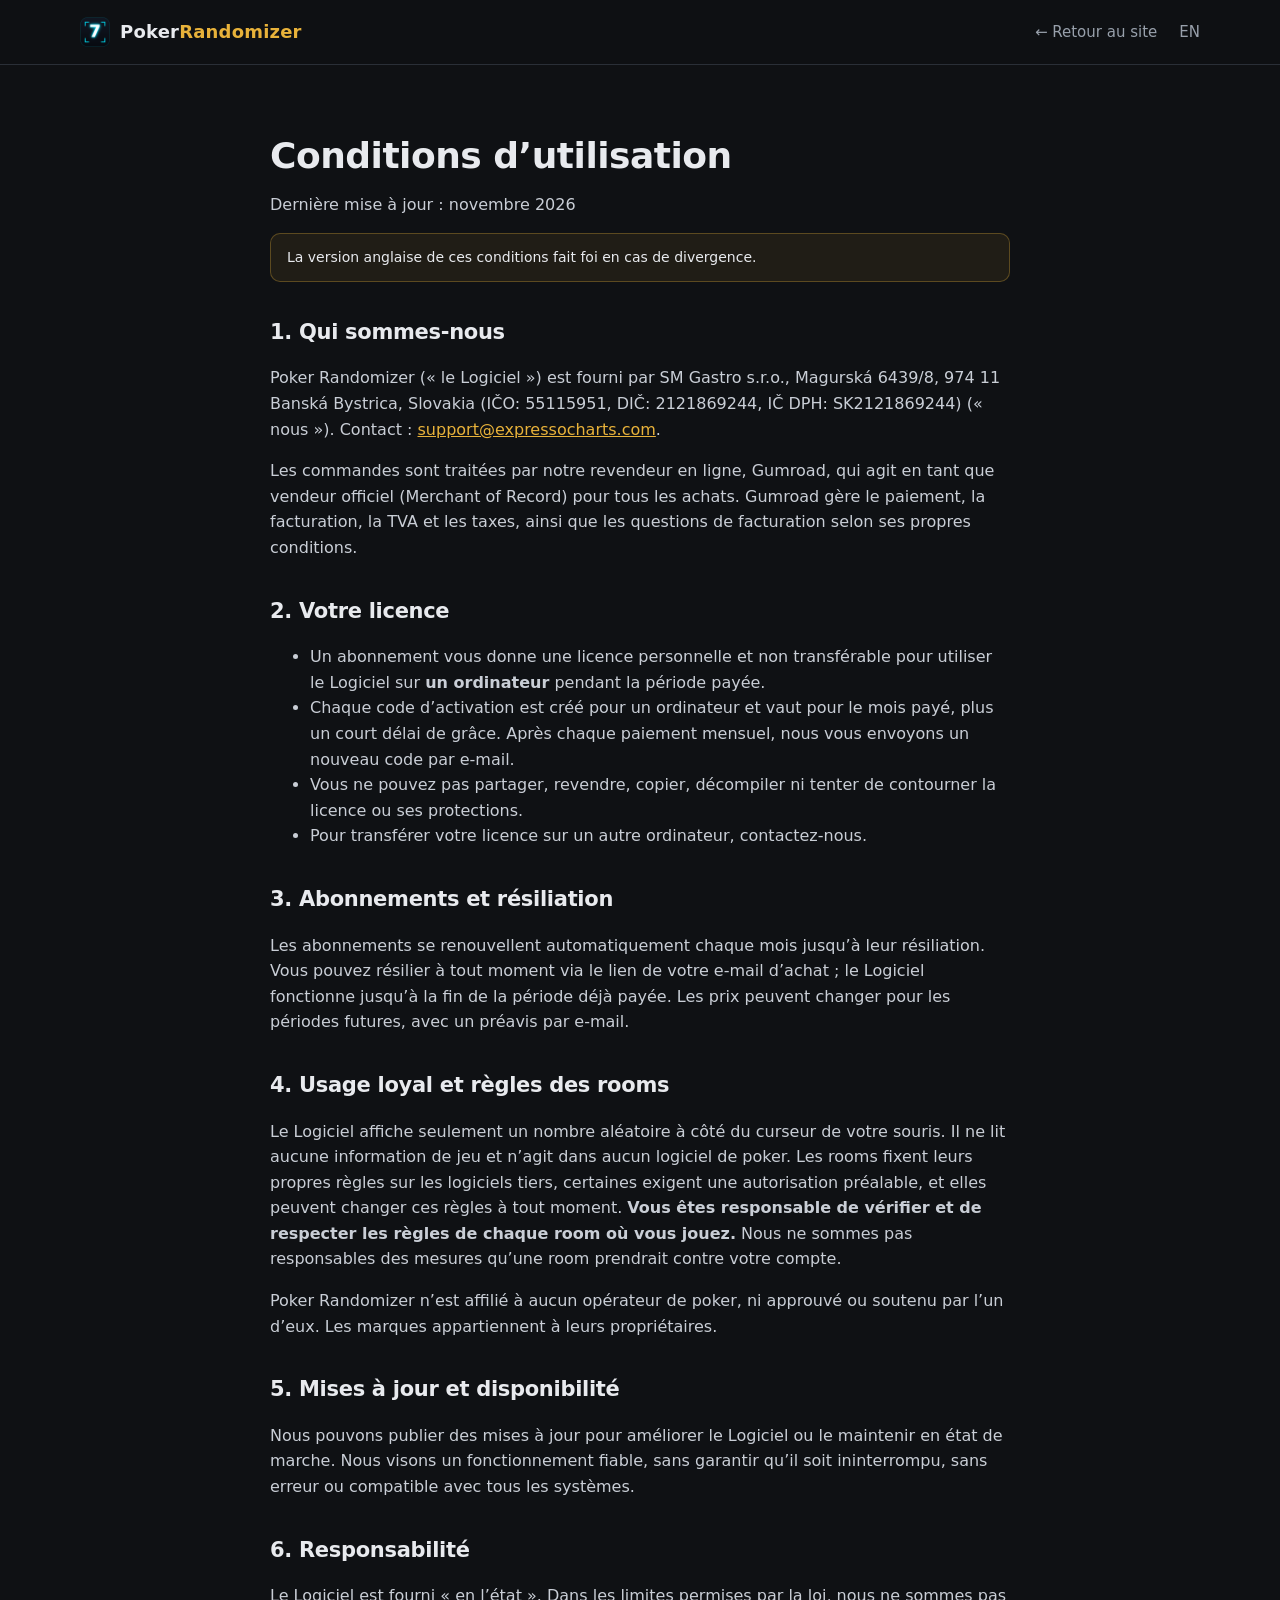
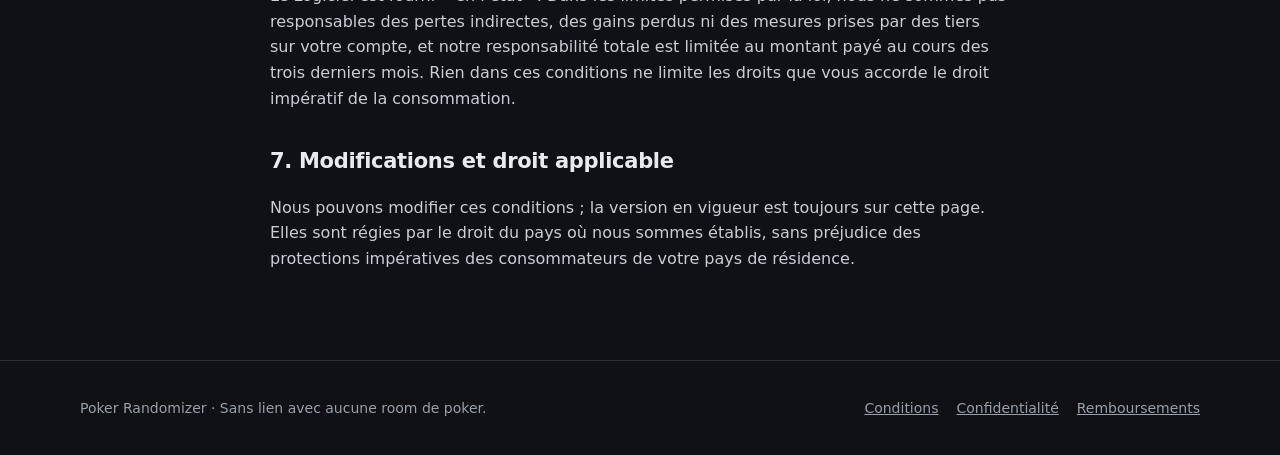
<file: fr/terms.html>
<!doctype html>
<html lang="fr">
<head>
<meta charset="utf-8">
<meta name="viewport" content="width=device-width, initial-scale=1">
<title>Conditions d’utilisation · Poker Randomizer</title>
<link rel="icon" href="../img/randomizer-icon.png">
<link rel="stylesheet" href="../style.css?v=d2d31f3b">
</head>
<body>
<header class="top"><div class="wrap"><a class="logo" href="index.html"><img src="../img/randomizer-icon.png" alt=""><b>Poker<span>Randomizer</span></b></a><nav class="nav" style="display:flex"><a href="index.html">← Retour au site</a><a href="../terms.html" lang="en">EN</a></nav></div></header>
<main class="wrap legal">
  <h1>Conditions d’utilisation</h1>
  <p class="muted">Dernière mise à jour : novembre 2026</p>

  <p class="note">La version anglaise de ces conditions fait foi en cas de divergence.</p>
  <h2>1. Qui sommes-nous</h2>
  <p>Poker Randomizer (« le Logiciel ») est fourni par <span data-fill="sellerName"></span>, <span data-fill="sellerAddress"></span> (<span data-fill="sellerIds"></span>) (« nous »). Contact : <span data-fill="contactEmail"></span>.</p>
  <p>Les commandes sont traitées par notre revendeur en ligne, Gumroad, qui agit en tant que vendeur officiel (Merchant of Record) pour tous les achats. Gumroad gère le paiement, la facturation, la TVA et les taxes, ainsi que les questions de facturation selon ses propres conditions.</p>

  <h2>2. Votre licence</h2>
  <ul>
    <li>Un abonnement vous donne une licence personnelle et non transférable pour utiliser le Logiciel sur <b>un ordinateur</b> pendant la période payée.</li>
    <li>Chaque code d’activation est créé pour un ordinateur et vaut pour le mois payé, plus un court délai de grâce. Après chaque paiement mensuel, nous vous envoyons un nouveau code par e-mail.</li>
    <li>Vous ne pouvez pas partager, revendre, copier, décompiler ni tenter de contourner la licence ou ses protections.</li>
    <li>Pour transférer votre licence sur un autre ordinateur, contactez-nous.</li>
  </ul>

  <h2>3. Abonnements et résiliation</h2>
  <p>Les abonnements se renouvellent automatiquement chaque mois jusqu’à leur résiliation. Vous pouvez résilier à tout moment via le lien de votre e-mail d’achat ; le Logiciel fonctionne jusqu’à la fin de la période déjà payée. Les prix peuvent changer pour les périodes futures, avec un préavis par e-mail.</p>

  <h2>4. Usage loyal et règles des rooms</h2>
  <p>Le Logiciel affiche seulement un nombre aléatoire à côté du curseur de votre souris. Il ne lit aucune information de jeu et n’agit dans aucun logiciel de poker. Les rooms fixent leurs propres règles sur les logiciels tiers, certaines exigent une autorisation préalable, et elles peuvent changer ces règles à tout moment. <b>Vous êtes responsable de vérifier et de respecter les règles de chaque room où vous jouez.</b> Nous ne sommes pas responsables des mesures qu’une room prendrait contre votre compte.</p>
  <p>Poker Randomizer n’est affilié à aucun opérateur de poker, ni approuvé ou soutenu par l’un d’eux. Les marques appartiennent à leurs propriétaires.</p>

  <h2>5. Mises à jour et disponibilité</h2>
  <p>Nous pouvons publier des mises à jour pour améliorer le Logiciel ou le maintenir en état de marche. Nous visons un fonctionnement fiable, sans garantir qu’il soit ininterrompu, sans erreur ou compatible avec tous les systèmes.</p>

  <h2>6. Responsabilité</h2>
  <p>Le Logiciel est fourni « en l’état ». Dans les limites permises par la loi, nous ne sommes pas responsables des pertes indirectes, des gains perdus ni des mesures prises par des tiers sur votre compte, et notre responsabilité totale est limitée au montant payé au cours des trois derniers mois. Rien dans ces conditions ne limite les droits que vous accorde le droit impératif de la consommation.</p>

  <h2>7. Modifications et droit applicable</h2>
  <p>Nous pouvons modifier ces conditions ; la version en vigueur est toujours sur cette page. Elles sont régies par le droit du pays où nous sommes établis, sans préjudice des protections impératives des consommateurs de votre pays de résidence.</p>
</main>
<footer><div class="wrap"><div>Poker Randomizer · Sans lien avec aucune room de poker.</div><nav><a href="terms.html">Conditions</a><a href="privacy.html">Confidentialité</a><a href="refund.html">Remboursements</a></nav></div></footer>
<script src="../site.js?v=041022a0"></script>
</body>
</html>
</file>
<file: style.css>
:root {
  --bg: #0f1114;
  --bg2: #14171c;
  --panel: #1a1e24;
  --line: #2a2f37;
  --text: #e8eaee;
  --muted: #98a0ab;
  --accent: #e8b23a;
  --accent-ink: #1a1405;
  --red: #ef5350;
  --green: #3fae9a;
  --blue: #2f7f8f;
  --yellow: #ffd54f;
  --radius: 14px;
  color-scheme: dark;
}
* { box-sizing: border-box; }
html { scroll-behavior: smooth; }
body {
  margin: 0; background: var(--bg); color: var(--text);
  font: 16px/1.6 "Inter", "Segoe UI", system-ui, -apple-system, sans-serif;
  -webkit-font-smoothing: antialiased;
}
img { max-width: 100%; display: block; }
a { color: var(--accent); }
.wrap { max-width: 1160px; margin: 0 auto; padding: 0 20px; }
.muted { color: var(--muted); }
.todo { color: var(--accent); font-style: italic; }

/* Header */
.top { position: sticky; top: 0; z-index: 20; background: rgba(15,17,20,.86); backdrop-filter: blur(10px); border-bottom: 1px solid var(--line); }
.top .wrap { display: flex; align-items: center; gap: 24px; height: 64px; }
.logo { display: flex; align-items: center; gap: 10px; font-weight: 800; letter-spacing: .2px; color: var(--text); text-decoration: none; font-size: 18px; }
.logo img { width: 30px; height: 30px; }
.logo span { color: var(--accent); }
.nav { display: flex; gap: 22px; margin-left: auto; align-items: center; }
.nav a { color: var(--muted); text-decoration: none; font-size: 15px; }
.nav a:hover { color: var(--text); }
#menu-btn { display: none; margin-left: auto; background: none; border: 1px solid var(--line); color: var(--text); border-radius: 8px; padding: 6px 10px; font-size: 18px; }

/* Buttons */
.btn { display: inline-flex; align-items: center; justify-content: center; gap: 8px; padding: 12px 22px; border-radius: 10px; font-weight: 700; text-decoration: none; border: 1px solid var(--line); color: var(--text); background: var(--panel); cursor: pointer; font-size: 15px; transition: transform .12s ease, border-color .12s; }
.btn:hover { border-color: var(--muted); transform: translateY(-1px); }
.btn.primary { background: var(--accent); border-color: var(--accent); color: var(--accent-ink); }
.btn.small { padding: 8px 14px; font-size: 14px; }
.btn.disabled { opacity: .55; cursor: default; transform: none; }

/* Hero */
.hero { padding: 72px 0 40px; background: radial-gradient(1200px 500px at 70% -10%, rgba(232,178,58,.12), transparent 60%); }
.hero .wrap { display: grid; grid-template-columns: 1fr 1.35fr; gap: 48px; align-items: center; }
.eyebrow { display: inline-block; font-size: 13px; font-weight: 700; letter-spacing: .8px; text-transform: uppercase; color: var(--accent); background: rgba(232,178,58,.1); border: 1px solid rgba(232,178,58,.3); padding: 4px 10px; border-radius: 99px; }
h1 { font-size: clamp(34px, 5vw, 54px); line-height: 1.08; margin: 16px 0; letter-spacing: -.5px; }
h1 em { font-style: normal; color: var(--accent); }
.lead { font-size: 19px; color: var(--muted); max-width: 520px; }
.cta { display: flex; gap: 12px; flex-wrap: wrap; margin-top: 26px; }
.hero-note { margin-top: 14px; font-size: 14px; color: var(--muted); }

/* Screen mock: a table placeholder + the real board screenshot */
.screen { background: #07080a; border: 1px solid var(--line); border-radius: 16px; padding: 10px; box-shadow: 0 30px 80px rgba(0,0,0,.55); }
.screen-inner { display: grid; grid-template-columns: 0.6fr 1.4fr; gap: 8px; border-radius: 10px; overflow: hidden; background: #0c0d10; }
.table-mock { position: relative; display: grid; gap: 8px; padding: 8px; }
.table-mock .t { position: relative; aspect-ratio: 4 / 3; border-radius: 8px; background: #11161c; border: 1px solid #222a33; display: flex; align-items: center; justify-content: center; }
.table-mock .t::before { content: ''; position: absolute; inset: 18% 12%; border-radius: 999px; background: radial-gradient(ellipse at center, #1f5a3c, #123425); border: 6px solid #2b2016; }
.table-mock .t span { position: relative; font-size: 12px; color: #cfe8d8; font-weight: 600; letter-spacing: .5px; }
.board-shot { display: flex; align-items: center; background: #14161a; }
.screen-caption { text-align: center; font-size: 13px; color: var(--muted); margin-top: 10px; }

/* Sections */
section { padding: 72px 0; }
section.alt { background: var(--bg2); border-top: 1px solid var(--line); border-bottom: 1px solid var(--line); }
h2 { font-size: clamp(28px, 3.6vw, 38px); margin: 0 0 10px; letter-spacing: -.3px; }
.section-lead { color: var(--muted); max-width: 640px; margin: 0 0 36px; font-size: 17px; }
.grid3 { display: grid; grid-template-columns: repeat(3, 1fr); gap: 18px; }
.card { background: var(--panel); border: 1px solid var(--line); border-radius: var(--radius); padding: 22px; }
.card h3 { margin: 10px 0 6px; font-size: 18px; }
.card p { margin: 0; color: var(--muted); font-size: 15px; }
.ico { width: 40px; height: 40px; border-radius: 10px; display: grid; grid-template-columns: repeat(2, 1fr); gap: 3px; padding: 7px; background: #0c0d10; border: 1px solid var(--line); }
.ico i { border-radius: 3px; display: block; }

/* Steps */
.step { display: grid; grid-template-columns: 1fr 1.4fr; gap: 40px; align-items: center; margin-bottom: 56px; }
.step:nth-child(even) .step-text { order: 2; }
.step-num { font-size: 13px; font-weight: 800; color: var(--accent); letter-spacing: 1px; text-transform: uppercase; }
.step h3 { font-size: 24px; margin: 8px 0 10px; }
.step p, .step li { color: var(--muted); }
.step ul { padding-left: 20px; margin: 10px 0 0; }
.shot { border-radius: 12px; border: 1px solid var(--line); box-shadow: 0 20px 50px rgba(0,0,0,.45); }

/* Fair play */
.fair { display: grid; grid-template-columns: 1fr 1fr; gap: 18px; }
.fair ul { list-style: none; padding: 0; margin: 0; display: grid; gap: 10px; }
.fair li { padding-left: 30px; position: relative; color: var(--muted); }
.fair li::before { position: absolute; left: 0; top: 0; font-weight: 800; }
.yes li::before { content: '✓'; color: var(--green); }
.no li::before { content: '✕'; color: var(--red); }
.disclaimer { margin-top: 18px; font-size: 14px; color: var(--muted); border-left: 3px solid var(--accent); padding: 4px 0 4px 14px; }

/* Pricing */
.prices { display: grid; grid-template-columns: repeat(3, 1fr); gap: 18px; align-items: stretch; }
.price { display: flex; flex-direction: column; gap: 14px; }
.price.featured { border-color: var(--accent); box-shadow: 0 0 0 1px var(--accent), 0 20px 60px rgba(232,178,58,.12); position: relative; }
.badge { position: absolute; top: -12px; left: 22px; background: var(--accent); color: var(--accent-ink); font-size: 12px; font-weight: 800; padding: 3px 10px; border-radius: 99px; }
.amount { font-size: 40px; font-weight: 800; line-height: 1; }
.amount small { font-size: 15px; color: var(--muted); font-weight: 500; }
.price ul { list-style: none; padding: 0; margin: 0; display: grid; gap: 8px; flex: 1; }
.price li { color: var(--muted); padding-left: 24px; position: relative; font-size: 15px; }
.price li::before { content: '✓'; position: absolute; left: 0; color: var(--green); font-weight: 800; }
.price .btn { width: 100%; }
.trial { text-align: center; color: var(--muted); margin-top: 22px; }

/* FAQ */
details { background: var(--panel); border: 1px solid var(--line); border-radius: 12px; padding: 16px 20px; margin-bottom: 10px; }
summary { cursor: pointer; font-weight: 700; list-style: none; display: flex; justify-content: space-between; gap: 12px; }
summary::-webkit-details-marker { display: none; }
summary::after { content: '+'; color: var(--accent); font-size: 20px; line-height: 1; }
details[open] summary::after { content: '–'; }
details p { color: var(--muted); margin: 12px 0 0; }

/* Footer */
footer { border-top: 1px solid var(--line); padding: 36px 0; color: var(--muted); font-size: 14px; }
footer .wrap { display: flex; flex-wrap: wrap; gap: 18px 32px; justify-content: space-between; }
footer a { color: var(--muted); }
footer nav { display: flex; gap: 18px; flex-wrap: wrap; }

/* Legal pages */
.legal { max-width: 780px; padding: 56px 20px 72px; }
.legal h1 { font-size: 36px; }
.legal h2 { font-size: 21px; margin-top: 34px; }
.legal p, .legal li { color: #c9ced6; }
.legal .note { background: rgba(232,178,58,.08); border: 1px solid rgba(232,178,58,.3); padding: 12px 16px; border-radius: 10px; color: var(--text); font-size: 14px; }

/* Responsive */
@media (max-width: 960px) {
  .hero .wrap, .step, .fair { grid-template-columns: 1fr; }
  .step:nth-child(even) .step-text { order: 0; }
  .grid3, .prices { grid-template-columns: 1fr; }
  .price.featured { order: -1; }
}
@media (max-width: 760px) {
  #menu-btn { display: block; }
  .nav { display: none; position: absolute; top: 64px; left: 0; right: 0; flex-direction: column; align-items: stretch; gap: 0; background: var(--bg); border-bottom: 1px solid var(--line); padding: 8px 16px 16px; }
  .nav a { padding: 10px 0; }
  body.menu-open .nav { display: flex; }
  .wrap { padding: 0 16px; }
  .hero { padding-top: 40px; }
  section { padding: 52px 0; }
  .screen-inner { grid-template-columns: 1fr; }
  .table-mock { grid-template-columns: 1fr 1fr; }
}

/* Schools */
.school { display: grid; grid-template-columns: 1.1fr 1fr; gap: 18px; align-items: start; }
.tiers { width: 100%; border-collapse: separate; border-spacing: 0; background: var(--panel); border: 1px solid var(--line); border-radius: var(--radius); overflow: hidden; }
.tiers th, .tiers td { text-align: left; padding: 14px 18px; border-bottom: 1px solid var(--line); }
.tiers th { font-size: 13px; text-transform: uppercase; letter-spacing: .6px; color: var(--muted); font-weight: 700; background: #161a20; }
.tiers tr:last-child td { border-bottom: 0; }
.tiers .save { color: var(--green); font-weight: 800; }
ul.checks { list-style: none; padding: 0; margin: 10px 0 0; display: grid; gap: 8px; }
ul.checks li { padding-left: 24px; position: relative; color: var(--muted); }
ul.checks li::before { content: '✓'; position: absolute; left: 0; color: var(--green); font-weight: 800; }
@media (max-width: 960px) { .school { grid-template-columns: 1fr; } }
@media (max-width: 520px) { .tiers th, .tiers td { padding: 10px 10px; font-size: 14px; } }

/* Contact dialog (school offers) */
.contact-dlg { position: fixed; inset: 0; z-index: 50; display: flex; align-items: center; justify-content: center; background: rgba(0,0,0,.6); padding: 16px; }
.contact-dlg .card { max-width: 440px; width: 100%; position: relative; }
.contact-dlg h3 { margin-top: 0; }
.contact-dlg .addr { display: flex; gap: 8px; align-items: center; margin: 14px 0; padding: 10px 12px; border: 1px solid var(--line); border-radius: 10px; background: var(--bg2); font-weight: 700; word-break: break-all; }
.contact-dlg .addr span { flex: 1; }
.contact-dlg .row { display: flex; gap: 10px; flex-wrap: wrap; }
.contact-dlg .x { position: absolute; top: 10px; right: 12px; background: none; border: 0; color: var(--muted); font-size: 22px; cursor: pointer; }

/* Other tools */
.tool { display: grid; grid-template-columns: 1.15fr 1fr; gap: 32px; align-items: center; padding: 26px; }
.tool h3 { font-size: 26px; margin: 12px 0 8px; }
.tool .tool-buy { display: flex; align-items: center; gap: 20px; flex-wrap: wrap; margin-top: 22px; }
.tool .amount { font-size: 34px; }
@media (max-width: 960px) { .tool { grid-template-columns: 1fr; padding: 18px; } }

/* Gumroad overlay CSS restyles .gumroad-button and redefines --accent on it; keep our gold primary buttons readable */
a.btn.primary.gumroad-button, a.btn.primary.gumroad-button:hover { background: #e8b23a !important; color: #1a1405 !important; border-color: #e8b23a !important; } /* literal colours: Gumroad redefines --accent on the button */

/* New product in the top menu */
.nav a.nav-new { color: #00e5ff; font-weight: 700; display: inline-flex; align-items: center; gap: 6px; }
.nav a.nav-new:hover { color: #7ff2ff; }
.nav .tag { font-size: 10px; font-weight: 800; letter-spacing: .6px; color: #06121a; background: #00e5ff; border-radius: 99px; padding: 2px 7px; line-height: 1.3; box-shadow: 0 0 10px rgba(0,229,255,.45); }
.nav a { white-space: nowrap; }
@media (max-width: 1180px) and (min-width: 761px) { .nav { gap: 16px; } .nav a { font-size: 14px; } .nav a[href="#how"], .nav a[href="#fair"] { display: none; } }
@media (max-width: 920px) and (min-width: 761px) { .nav a[href="#schools"], .nav a[href="#faq"] { display: none; } }

/* Table calculator (pricing) */
.calc { margin-top: 22px; }
.calc h3 { margin-top: 0; font-size: 20px; }
.calc > p { margin-bottom: 16px; }
.calc-grid { display: grid; grid-template-columns: 1fr 1.25fr; gap: 22px; align-items: start; }
.calc-mon { display: flex; gap: 8px; align-items: center; margin-bottom: 8px; }
.calc-n { min-width: 82px; color: var(--muted); font-size: 14px; }
.calc select { background: var(--bg2); color: var(--text); border: 1px solid var(--line); border-radius: 8px; padding: 8px 10px; font: inherit; font-size: 14px; }
.calc-x { background: none; border: 0; color: var(--muted); font-size: 20px; cursor: pointer; padding: 0 6px; }
.calc-field { display: flex; flex-direction: column; gap: 6px; margin-top: 16px; color: var(--muted); font-size: 14px; max-width: 280px; }
.calc-out { display: grid; grid-template-columns: repeat(3, 1fr); gap: 10px; }
.calc-plan { background: var(--bg2); border: 1px solid var(--line); border-radius: 12px; padding: 14px; text-align: center; }
.calc-plan.featured { border-color: var(--accent); }
.calc-pn { font-weight: 700; }
.calc-big { font-size: 42px; font-weight: 800; line-height: 1.1; margin-top: 6px; color: var(--accent); }
.calc-sub { font-size: 13px; color: var(--muted); }
.calc-extra { font-size: 12px; color: var(--muted); margin-top: 8px; border-top: 1px solid var(--line); padding-top: 8px; }
.calc-note { font-size: 13px; margin: 16px 0 0; }
@media (max-width: 860px) { .calc-grid { grid-template-columns: 1fr; } }
@media (max-width: 480px) { .calc-out { grid-template-columns: 1fr; } .calc-mon { flex-wrap: wrap; } .calc-n { min-width: 100%; } }

.calc-row { display: flex; gap: 12px; flex-wrap: wrap; }
.calc-row .calc-field { flex: 1; min-width: 140px; }
.calc input[type=number] { background: var(--bg2); color: var(--text); border: 1px solid var(--line); border-radius: 8px; padding: 8px 10px; font: inherit; font-size: 14px; width: 100%; box-sizing: border-box; }
.calc-no { color: var(--muted) !important; }
.calc-row[hidden] { display: none; }

/* two plans */
.prices.two { grid-template-columns: repeat(2, minmax(0, 380px)); justify-content: center; }
@media (max-width: 960px) { .prices.two { grid-template-columns: 1fr; } }

.calc-out { grid-template-columns: repeat(2, 1fr); }
.calc-4k { color: var(--accent) !important; }

/* price without VAT, under the VAT-included price (French page) */
.amount-ht { font-size: 14px; font-weight: 500; line-height: 1.3; color: var(--muted); }
.price .amount-ht { margin-top: -8px; }
.amount .amount-ht { margin-top: 6px; }

/* Poker Randomizer site */
.prices.one { grid-template-columns: minmax(0, 420px); justify-content: center; }
.price .btn + .btn { margin-top: -4px; }
.shots2 { display: grid; grid-template-columns: 1fr 1fr; gap: 18px; margin-top: 28px; }
.shots2 img { width: 100%; height: auto; display: block; }
.hero .shot { width: 100%; height: auto; display: block; }
.how-list { display: grid; gap: 14px; padding-left: 22px; margin: 0; color: var(--muted); font-size: 17px; }
.how-list b { color: var(--text, inherit); }
@media (max-width: 960px) { .shots2 { grid-template-columns: 1fr; } }
</file>
